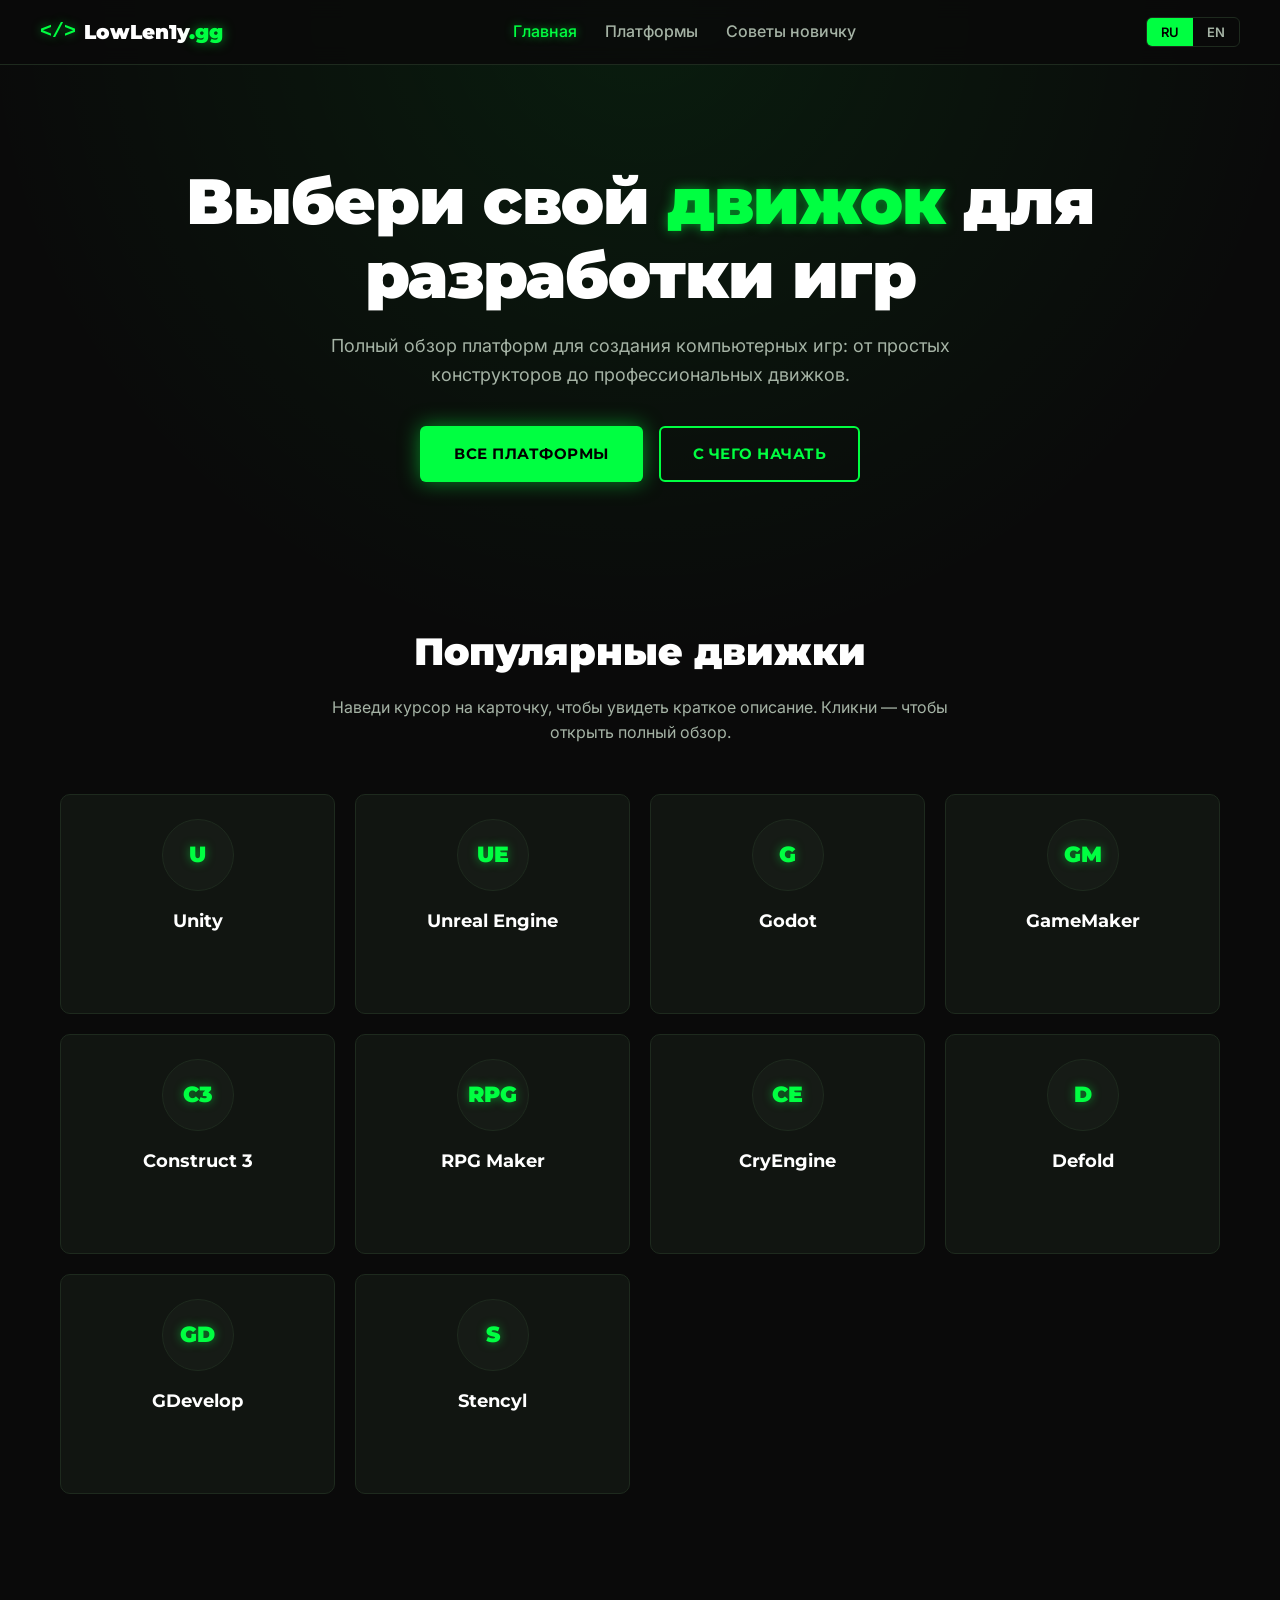
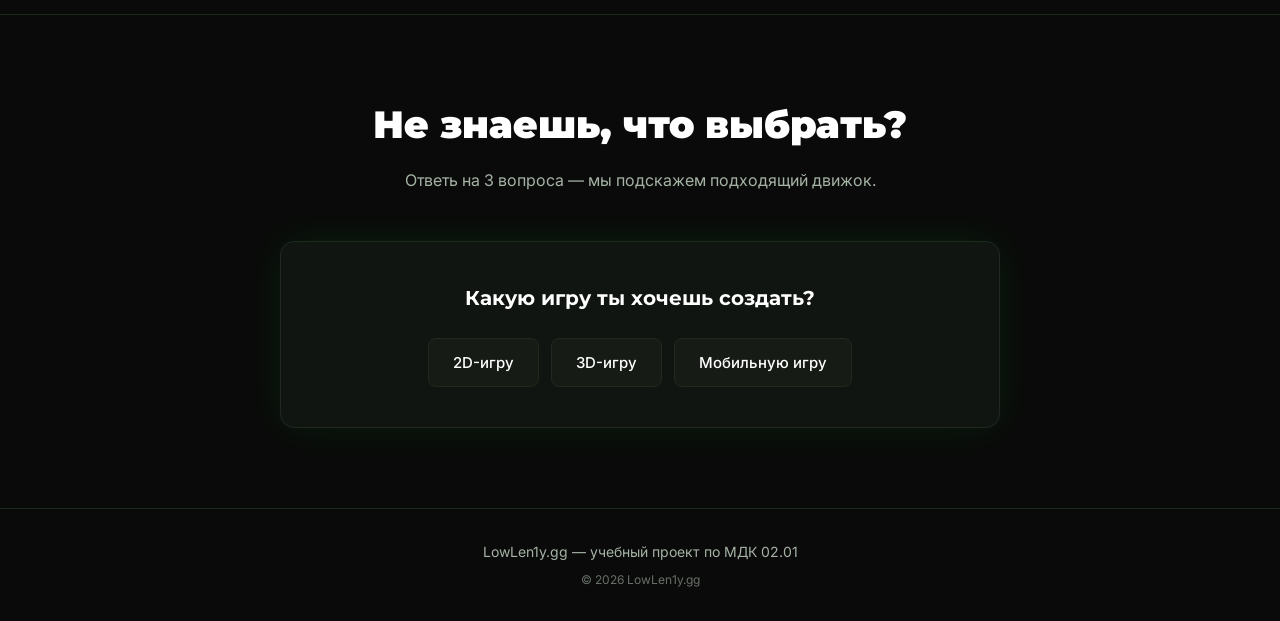
<file: index.html>
<!DOCTYPE html>
<html lang="ru">
<head>
    <meta charset="UTF-8">
    <meta name="viewport" content="width=device-width, initial-scale=1.0">
    <title>LowLen1y.gg — Обзор платформ для разработки игр</title>
    <link rel="stylesheet" href="css/style.css">
    <!-- Шрифты Google Fonts: Montserrat для заголовков, Inter для текста -->
    <link rel="preconnect" href="https://fonts.googleapis.com">
    <link rel="preconnect" href="https://fonts.gstatic.com" crossorigin>
    <link href="https://fonts.googleapis.com/css2?family=Montserrat:wght@700;900&family=Inter:wght@400;500;600&display=swap" rel="stylesheet">
</head>
<body>

<!-- ================= ШАПКА ================= -->
<header class="header">
    <div class="container header__inner">
        <!-- Логотип сайта -->
        <a href="index.html" class="logo">
    <span class="logo__icon">&lt;/&gt;</span>
    <span class="logo__text">LowLen1y<span class="accent">.gg</span></span>
</a>

        <!-- Навигация -->
        <nav class="nav">
            <a href="index.html" class="nav__link nav__link--active" data-i18n="nav.home">Главная</a>
            <a href="platforms.html" class="nav__link" data-i18n="nav.platforms">Платформы</a>
            <a href="tips.html" class="nav__link" data-i18n="nav.tips">Советы новичку</a>
        </nav>

        <!-- Переключатель языка -->
        <div class="lang-switch">
            <button class="lang-btn lang-btn--active" data-lang="ru">RU</button>
            <button class="lang-btn" data-lang="en">EN</button>
        </div>
    </div>
</header>

<!-- ================= ГЛАВНЫЙ ЭКРАН (HERO) ================= -->
<section class="hero">
    <div class="container">
        <h1 class="hero__title">
            <span data-i18n="hero.title1">Выбери свой</span>
            <span class="accent" data-i18n="hero.title2">движок</span>
            <span data-i18n="hero.title3">для разработки игр</span>
        </h1>
        <p class="hero__subtitle" data-i18n="hero.subtitle">
            Полный обзор платформ для создания компьютерных игр: от простых конструкторов до профессиональных движков.
        </p>
        <div class="hero__buttons">
            <a href="platforms.html" class="btn btn--primary" data-i18n="hero.btnPlatforms">Все платформы</a>
            <a href="tips.html" class="btn btn--outline" data-i18n="hero.btnTips">С чего начать</a>
        </div>
    </div>
</section>

<!-- ================= СЕТКА КАРТОЧЕК ДВИЖКОВ ================= -->
<section class="engines">
    <div class="container">
        <h2 class="section-title" data-i18n="engines.title">Популярные движки</h2>
        <p class="section-subtitle" data-i18n="engines.subtitle">
            Наведи курсор на карточку, чтобы увидеть краткое описание. Кликни — чтобы открыть полный обзор.
        </p>

        <!-- Сетка карточек. Каждая карточка ведёт на свою страницу -->
        <div class="engines__grid">

            <!-- Unity -->
            <a href="engines/unity.html" class="card">
                <div class="card__logo">
                    <!-- Логотип-заглушка. Позже заменим на картинку -->
                    <span class="card__logo-letter">U</span>
                </div>
                <h3 class="card__title">Unity</h3>
                <div class="card__hover">
                    <p data-i18n="card.unity">Универсальный движок для 2D и 3D. Язык: C#. Подходит для мобильных и ПК-игр.</p>
                </div>
            </a>

            <!-- Unreal Engine -->
            <a href="engines/unreal.html" class="card">
                <div class="card__logo"><span class="card__logo-letter">UE</span></div>
                <h3 class="card__title">Unreal Engine</h3>
                <div class="card__hover">
                    <p data-i18n="card.unreal">Мощный 3D-движок от Epic Games. Язык: C++ и Blueprints. Для AAA-проектов.</p>
                </div>
            </a>

            <!-- Godot -->
            <a href="engines/godot.html" class="card">
                <div class="card__logo"><span class="card__logo-letter">G</span></div>
                <h3 class="card__title">Godot</h3>
                <div class="card__hover">
                    <p data-i18n="card.godot">Полностью бесплатный движок с открытым кодом. Язык: GDScript. Отлично для новичков.</p>
                </div>
            </a>

            <!-- GameMaker -->
            <a href="engines/gamemaker.html" class="card">
                <div class="card__logo"><span class="card__logo-letter">GM</span></div>
                <h3 class="card__title">GameMaker</h3>
                <div class="card__hover">
                    <p data-i18n="card.gamemaker">Движок для 2D-игр. Язык: GML. Простой старт, подходит для инди-проектов.</p>
                </div>
            </a>

            <!-- Construct 3 -->
            <a href="engines/construct.html" class="card">
                <div class="card__logo"><span class="card__logo-letter">C3</span></div>
                <h3 class="card__title">Construct 3</h3>
                <div class="card__hover">
                    <p data-i18n="card.construct">Визуальный конструктор 2D-игр. Программирование не требуется. Работает в браузере.</p>
                </div>
            </a>

            <!-- RPG Maker -->
            <a href="engines/rpgmaker.html" class="card">
                <div class="card__logo"><span class="card__logo-letter">RPG</span></div>
                <h3 class="card__title">RPG Maker</h3>
                <div class="card__hover">
                    <p data-i18n="card.rpgmaker">Специализированный движок для японских ролевых игр. Минимум программирования.</p>
                </div>
            </a>

            <!-- CryEngine -->
            <a href="engines/cryengine.html" class="card">
                <div class="card__logo"><span class="card__logo-letter">CE</span></div>
                <h3 class="card__title">CryEngine</h3>
                <div class="card__hover">
                    <p data-i18n="card.cryengine">Профессиональный 3D-движок с фотореалистичной графикой. Язык: C++ и Lua.</p>
                </div>
            </a>

            <!-- Defold -->
            <a href="engines/defold.html" class="card">
                <div class="card__logo"><span class="card__logo-letter">D</span></div>
                <h3 class="card__title">Defold</h3>
                <div class="card__hover">
                    <p data-i18n="card.defold">Лёгкий бесплатный движок для 2D. Язык: Lua. Хорошо подходит для мобильных игр.</p>
                </div>
            </a>

            <!-- GDevelop -->
            <a href="engines/gdevelop.html" class="card">
                <div class="card__logo"><span class="card__logo-letter">GD</span></div>
                <h3 class="card__title">GDevelop</h3>
                <div class="card__hover">
                    <p data-i18n="card.gdevelop">Бесплатный конструктор без кода. Идеален для самых первых проектов.</p>
                </div>
            </a>

            <!-- Stencyl -->
            <a href="engines/stencyl.html" class="card">
                <div class="card__logo"><span class="card__logo-letter">S</span></div>
                <h3 class="card__title">Stencyl</h3>
                <div class="card__hover">
                    <p data-i18n="card.stencyl">Визуальная среда для 2D-игр на основе блоков. Лёгкий старт без кода.</p>
                </div>
            </a>

        </div>
    </div>
</section>

<!-- ================= МИНИ-ОПРОСНИК ================= -->
<section class="quiz">
    <div class="container">
        <h2 class="section-title" data-i18n="quiz.title">Не знаешь, что выбрать?</h2>
        <p class="section-subtitle" data-i18n="quiz.subtitle">Ответь на 3 вопроса — мы подскажем подходящий движок.</p>

        <div class="quiz__box">
            <!-- Шаг 1 -->
            <div class="quiz__step" data-step="1">
                <h3 class="quiz__question" data-i18n="quiz.q1">Какую игру ты хочешь создать?</h3>
                <div class="quiz__options">
                    <button class="quiz__option" data-value="2d" data-i18n="quiz.q1.a">2D-игру</button>
                    <button class="quiz__option" data-value="3d" data-i18n="quiz.q1.b">3D-игру</button>
                    <button class="quiz__option" data-value="mobile" data-i18n="quiz.q1.c">Мобильную игру</button>
                </div>
            </div>

            <!-- Шаг 2 -->
            <div class="quiz__step" data-step="2" style="display:none;">
                <h3 class="quiz__question" data-i18n="quiz.q2">Какой у тебя опыт?</h3>
                <div class="quiz__options">
                    <button class="quiz__option" data-value="newbie" data-i18n="quiz.q2.a">Новичок</button>
                    <button class="quiz__option" data-value="mid" data-i18n="quiz.q2.b">Есть небольшой опыт</button>
                    <button class="quiz__option" data-value="pro" data-i18n="quiz.q2.c">Уверенный пользователь</button>
                </div>
            </div>

            <!-- Шаг 3 -->
            <div class="quiz__step" data-step="3" style="display:none;">
                <h3 class="quiz__question" data-i18n="quiz.q3">Готов ли платить за движок?</h3>
                <div class="quiz__options">
                    <button class="quiz__option" data-value="free" data-i18n="quiz.q3.a">Только бесплатное</button>
                    <button class="quiz__option" data-value="paid" data-i18n="quiz.q3.b">Готов платить</button>
                </div>
            </div>

            <!-- Результат -->
            <div class="quiz__result" data-step="result" style="display:none;">
                <h3 class="quiz__question" data-i18n="quiz.result">Тебе подойдёт:</h3>
                <div id="quizResult" class="quiz__result-box"></div>
                <button class="btn btn--outline" id="quizRestart" data-i18n="quiz.restart">Пройти заново</button>
            </div>
        </div>
    </div>
</section>

<!-- ================= ПОДВАЛ ================= -->
<footer class="footer">
    <div class="container">
        <p data-i18n="footer.text">Учебный проект по МДК 02.01 — Технология обработки программного обеспечения</p>
        <p class="footer__small">© 2026 LowLen1y.gg</p>
    </div>
</footer>

<script src="js/lang.js"></script>
<script src="js/main.js"></script>
<script src="js/quiz.js"></script>
</body>
</html>
</file>
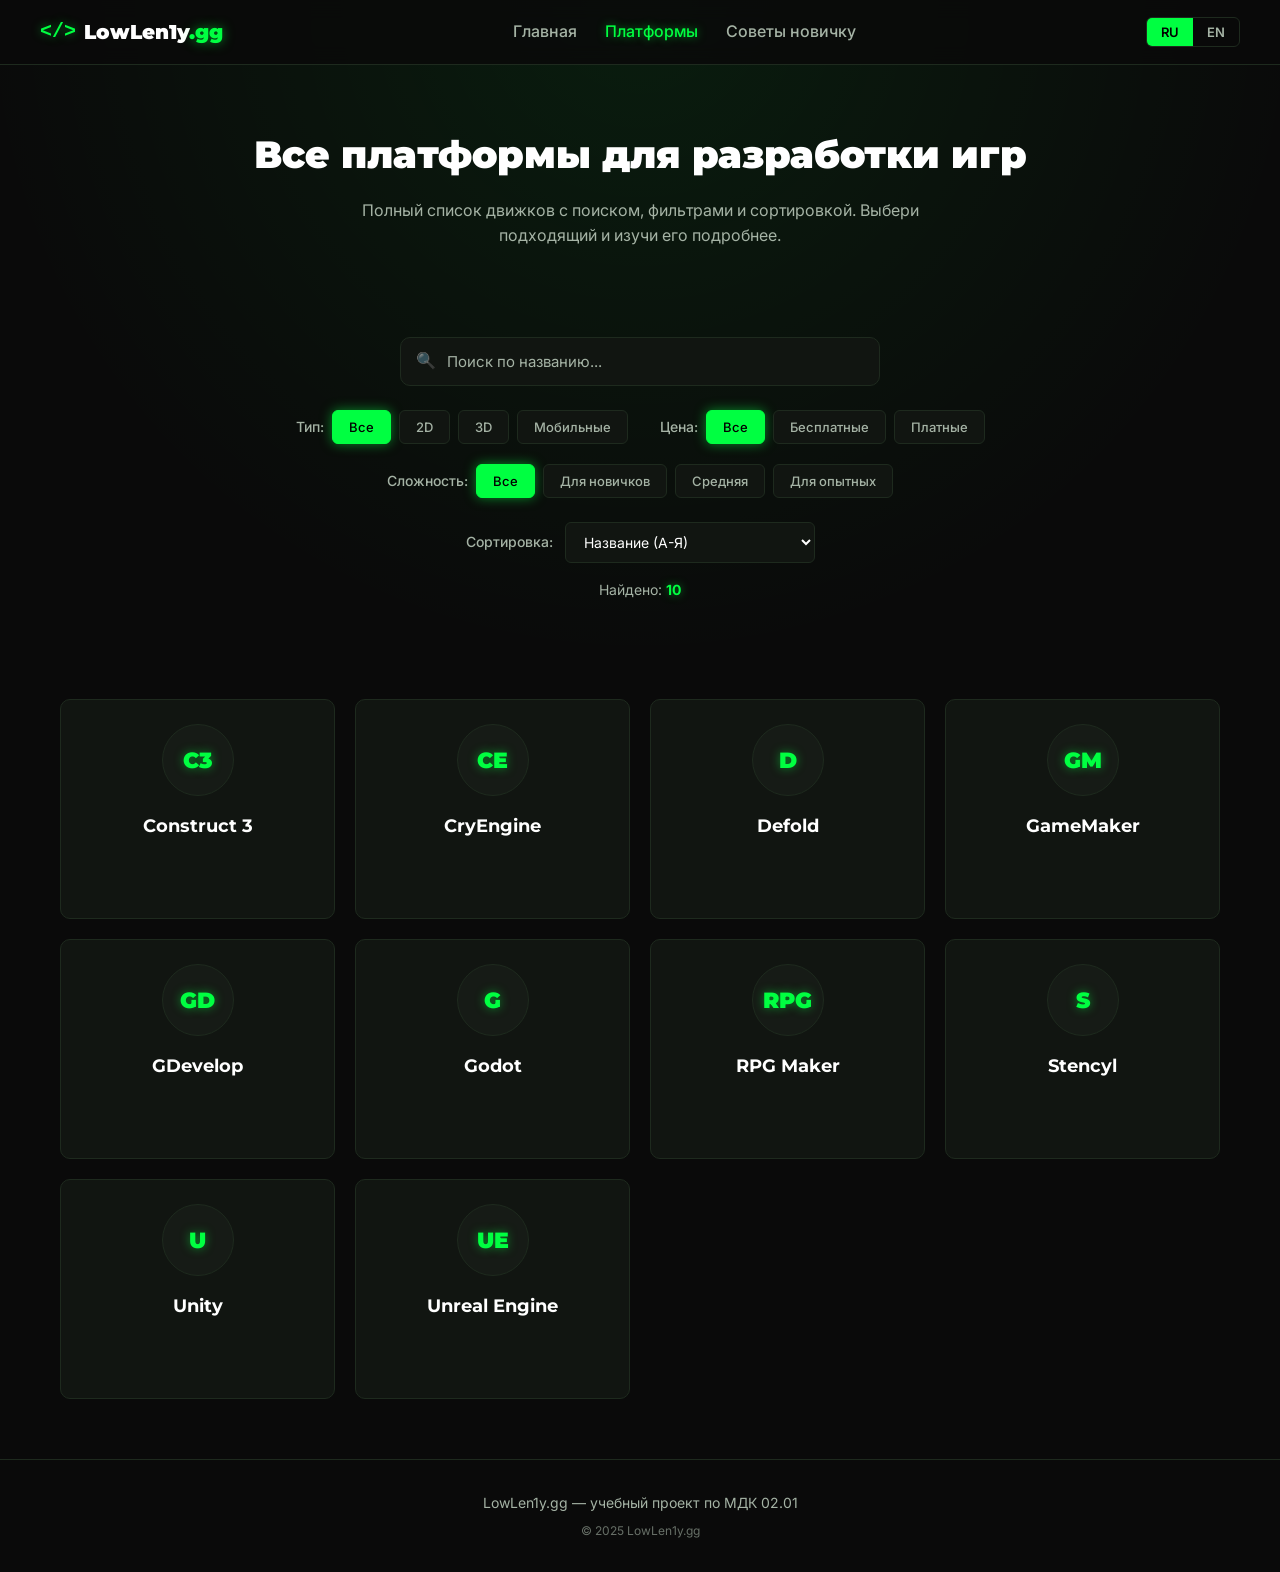
<file: platforms.html>
<!DOCTYPE html>
<html lang="ru">
<head>
    <meta charset="UTF-8">
    <meta name="viewport" content="width=device-width, initial-scale=1.0">
    <title>LowLen1y.gg — Все платформы</title>
    <link rel="stylesheet" href="css/style.css">
    <link rel="preconnect" href="https://fonts.googleapis.com">
    <link rel="preconnect" href="https://fonts.gstatic.com" crossorigin>
    <link href="https://fonts.googleapis.com/css2?family=Montserrat:wght@700;900&family=Inter:wght@400;500;600&display=swap" rel="stylesheet">
</head>
<body>

<!-- ================= ШАПКА ================= -->
<header class="header">
    <div class="container header__inner">
        <a href="index.html" class="logo">
            <span class="logo__icon">&lt;/&gt;</span>
            <span class="logo__text">LowLen1y<span class="accent">.gg</span></span>
        </a>

        <nav class="nav">
            <a href="index.html" class="nav__link" data-i18n="nav.home">Главная</a>
            <a href="platforms.html" class="nav__link nav__link--active" data-i18n="nav.platforms">Платформы</a>
            <a href="tips.html" class="nav__link" data-i18n="nav.tips">Советы новичку</a>
        </nav>

        <div class="lang-switch">
            <button class="lang-btn lang-btn--active" data-lang="ru">RU</button>
            <button class="lang-btn" data-lang="en">EN</button>
        </div>
    </div>
</header>

<!-- ================= ЗАГОЛОВОК КАТАЛОГА ================= -->
<section class="catalog-header">
    <div class="container">
        <h1 class="section-title" data-i18n="catalog.title">Все платформы для разработки игр</h1>
        <p class="section-subtitle" data-i18n="catalog.subtitle">
            Полный список движков с поиском, фильтрами и сортировкой. Выбери подходящий и изучи его подробнее.
        </p>
    </div>
</section>

<!-- ================= ПАНЕЛЬ УПРАВЛЕНИЯ ================= -->
<section class="catalog-controls">
    <div class="container">

        <!-- Поиск -->
        <div class="search-box">
            <span class="search-box__icon">🔍</span>
            <input
                type="text"
                id="searchInput"
                class="search-box__input"
                placeholder="Поиск по названию..."
                data-i18n-placeholder="catalog.search"
            >
        </div>

        <!-- Фильтры -->
        <div class="filters">
            <div class="filters__group">
                <span class="filters__label" data-i18n="catalog.type">Тип:</span>
                <button class="filter-btn filter-btn--active" data-filter="type" data-value="all" data-i18n="catalog.all">Все</button>
                <button class="filter-btn" data-filter="type" data-value="2d">2D</button>
                <button class="filter-btn" data-filter="type" data-value="3d">3D</button>
                <button class="filter-btn" data-filter="type" data-value="mobile" data-i18n="catalog.mobile">Мобильные</button>
            </div>

            <div class="filters__group">
                <span class="filters__label" data-i18n="catalog.price">Цена:</span>
                <button class="filter-btn filter-btn--active" data-filter="price" data-value="all" data-i18n="catalog.all">Все</button>
                <button class="filter-btn" data-filter="price" data-value="free" data-i18n="catalog.free">Бесплатные</button>
                <button class="filter-btn" data-filter="price" data-value="paid" data-i18n="catalog.paid">Платные</button>
            </div>

            <div class="filters__group">
                <span class="filters__label" data-i18n="catalog.difficulty">Сложность:</span>
                <button class="filter-btn filter-btn--active" data-filter="difficulty" data-value="all" data-i18n="catalog.all">Все</button>
                <button class="filter-btn" data-filter="difficulty" data-value="easy" data-i18n="catalog.easy">Для новичков</button>
                <button class="filter-btn" data-filter="difficulty" data-value="medium" data-i18n="catalog.medium">Средняя</button>
                <button class="filter-btn" data-filter="difficulty" data-value="hard" data-i18n="catalog.hard">Для опытных</button>
            </div>
        </div>

        <!-- Сортировка -->
        <div class="sort-box">
            <label for="sortSelect" class="sort-box__label" data-i18n="catalog.sort">Сортировка:</label>
            <select id="sortSelect" class="sort-box__select">
                <option value="name-asc" data-i18n="catalog.sortNameAsc">Название (А-Я)</option>
                <option value="name-desc" data-i18n="catalog.sortNameDesc">Название (Я-А)</option>
                <option value="difficulty-asc" data-i18n="catalog.sortDiffAsc">Сложность (легко → сложно)</option>
                <option value="difficulty-desc" data-i18n="catalog.sortDiffDesc">Сложность (сложно → легко)</option>
            </select>
        </div>

        <!-- Счётчик найденных карточек -->
        <p class="catalog-counter">
            <span data-i18n="catalog.found">Найдено:</span>
            <span id="resultCount">10</span>
        </p>

    </div>
</section>

<!-- ================= СЕТКА КАРТОЧЕК ================= -->
<section class="engines">
    <div class="container">
        <div class="engines__grid" id="enginesGrid">

            <!-- Unity -->
            <a href="engines/unity.html" class="card"
               data-name="Unity"
               data-type="2d 3d mobile"
               data-price="free paid"
               data-difficulty="medium">
                <div class="card__logo"><span class="card__logo-letter">U</span></div>
                <h3 class="card__title">Unity</h3>
                <div class="card__hover">
                    <p data-i18n="card.unity">Универсальный движок для 2D и 3D. Язык: C#. Подходит для мобильных и ПК-игр.</p>
                </div>
            </a>

            <!-- Unreal Engine -->
            <a href="engines/unreal.html" class="card"
               data-name="Unreal Engine"
               data-type="3d"
               data-price="free paid"
               data-difficulty="hard">
                <div class="card__logo"><span class="card__logo-letter">UE</span></div>
                <h3 class="card__title">Unreal Engine</h3>
                <div class="card__hover">
                    <p data-i18n="card.unreal">Мощный 3D-движок от Epic Games. Язык: C++ и Blueprints. Для AAA-проектов.</p>
                </div>
            </a>

            <!-- Godot -->
            <a href="engines/godot.html" class="card"
               data-name="Godot"
               data-type="2d 3d"
               data-price="free"
               data-difficulty="easy">
                <div class="card__logo"><span class="card__logo-letter">G</span></div>
                <h3 class="card__title">Godot</h3>
                <div class="card__hover">
                    <p data-i18n="card.godot">Полностью бесплатный движок с открытым кодом. Язык: GDScript. Отлично для новичков.</p>
                </div>
            </a>

            <!-- GameMaker -->
            <a href="engines/gamemaker.html" class="card"
               data-name="GameMaker"
               data-type="2d"
               data-price="paid"
               data-difficulty="easy">
                <div class="card__logo"><span class="card__logo-letter">GM</span></div>
                <h3 class="card__title">GameMaker</h3>
                <div class="card__hover">
                    <p data-i18n="card.gamemaker">Движок для 2D-игр. Язык: GML. Простой старт, подходит для инди-проектов.</p>
                </div>
            </a>

            <!-- Construct 3 -->
            <a href="engines/construct.html" class="card"
               data-name="Construct 3"
               data-type="2d"
               data-price="free paid"
               data-difficulty="easy">
                <div class="card__logo"><span class="card__logo-letter">C3</span></div>
                <h3 class="card__title">Construct 3</h3>
                <div class="card__hover">
                    <p data-i18n="card.construct">Визуальный конструктор 2D-игр. Программирование не требуется. Работает в браузере.</p>
                </div>
            </a>

            <!-- RPG Maker -->
            <a href="engines/rpgmaker.html" class="card"
               data-name="RPG Maker"
               data-type="2d"
               data-price="paid"
               data-difficulty="easy">
                <div class="card__logo"><span class="card__logo-letter">RPG</span></div>
                <h3 class="card__title">RPG Maker</h3>
                <div class="card__hover">
                    <p data-i18n="card.rpgmaker">Специализированный движок для японских ролевых игр. Минимум программирования.</p>
                </div>
            </a>

            <!-- CryEngine -->
            <a href="engines/cryengine.html" class="card"
               data-name="CryEngine"
               data-type="3d"
               data-price="paid"
               data-difficulty="hard">
                <div class="card__logo"><span class="card__logo-letter">CE</span></div>
                <h3 class="card__title">CryEngine</h3>
                <div class="card__hover">
                    <p data-i18n="card.cryengine">Профессиональный 3D-движок с фотореалистичной графикой. Язык: C++ и Lua.</p>
                </div>
            </a>

            <!-- Defold -->
            <a href="engines/defold.html" class="card"
               data-name="Defold"
               data-type="2d mobile"
               data-price="free"
               data-difficulty="medium">
                <div class="card__logo"><span class="card__logo-letter">D</span></div>
                <h3 class="card__title">Defold</h3>
                <div class="card__hover">
                    <p data-i18n="card.defold">Лёгкий бесплатный движок для 2D. Язык: Lua. Хорошо подходит для мобильных игр.</p>
                </div>
            </a>

            <!-- GDevelop -->
            <a href="engines/gdevelop.html" class="card"
               data-name="GDevelop"
               data-type="2d mobile"
               data-price="free"
               data-difficulty="easy">
                <div class="card__logo"><span class="card__logo-letter">GD</span></div>
                <h3 class="card__title">GDevelop</h3>
                <div class="card__hover">
                    <p data-i18n="card.gdevelop">Бесплатный конструктор без кода. Идеален для самых первых проектов.</p>
                </div>
            </a>

            <!-- Stencyl -->
            <a href="engines/stencyl.html" class="card"
               data-name="Stencyl"
               data-type="2d mobile"
               data-price="free paid"
               data-difficulty="easy">
                <div class="card__logo"><span class="card__logo-letter">S</span></div>
                <h3 class="card__title">Stencyl</h3>
                <div class="card__hover">
                    <p data-i18n="card.stencyl">Визуальная среда для 2D-игр на основе блоков. Лёгкий старт без кода.</p>
                </div>
            </a>

        </div>

        <!-- Сообщение, если ничего не найдено -->
        <p id="noResults" class="catalog-empty" style="display:none;" data-i18n="catalog.empty">
            Ничего не найдено. Попробуй изменить фильтры.
        </p>
    </div>
</section>

<!-- ================= ПОДВАЛ ================= -->
<footer class="footer">
    <div class="container">
        <p data-i18n="footer.text">LowLen1y.gg — учебный проект по МДК 02.01</p>
        <p class="footer__small">© 2025 LowLen1y.gg</p>
    </div>
</footer>

<script src="js/lang.js"></script>
<script src="js/main.js"></script>
<script src="js/filter.js"></script>
</body>
</html>
</file>
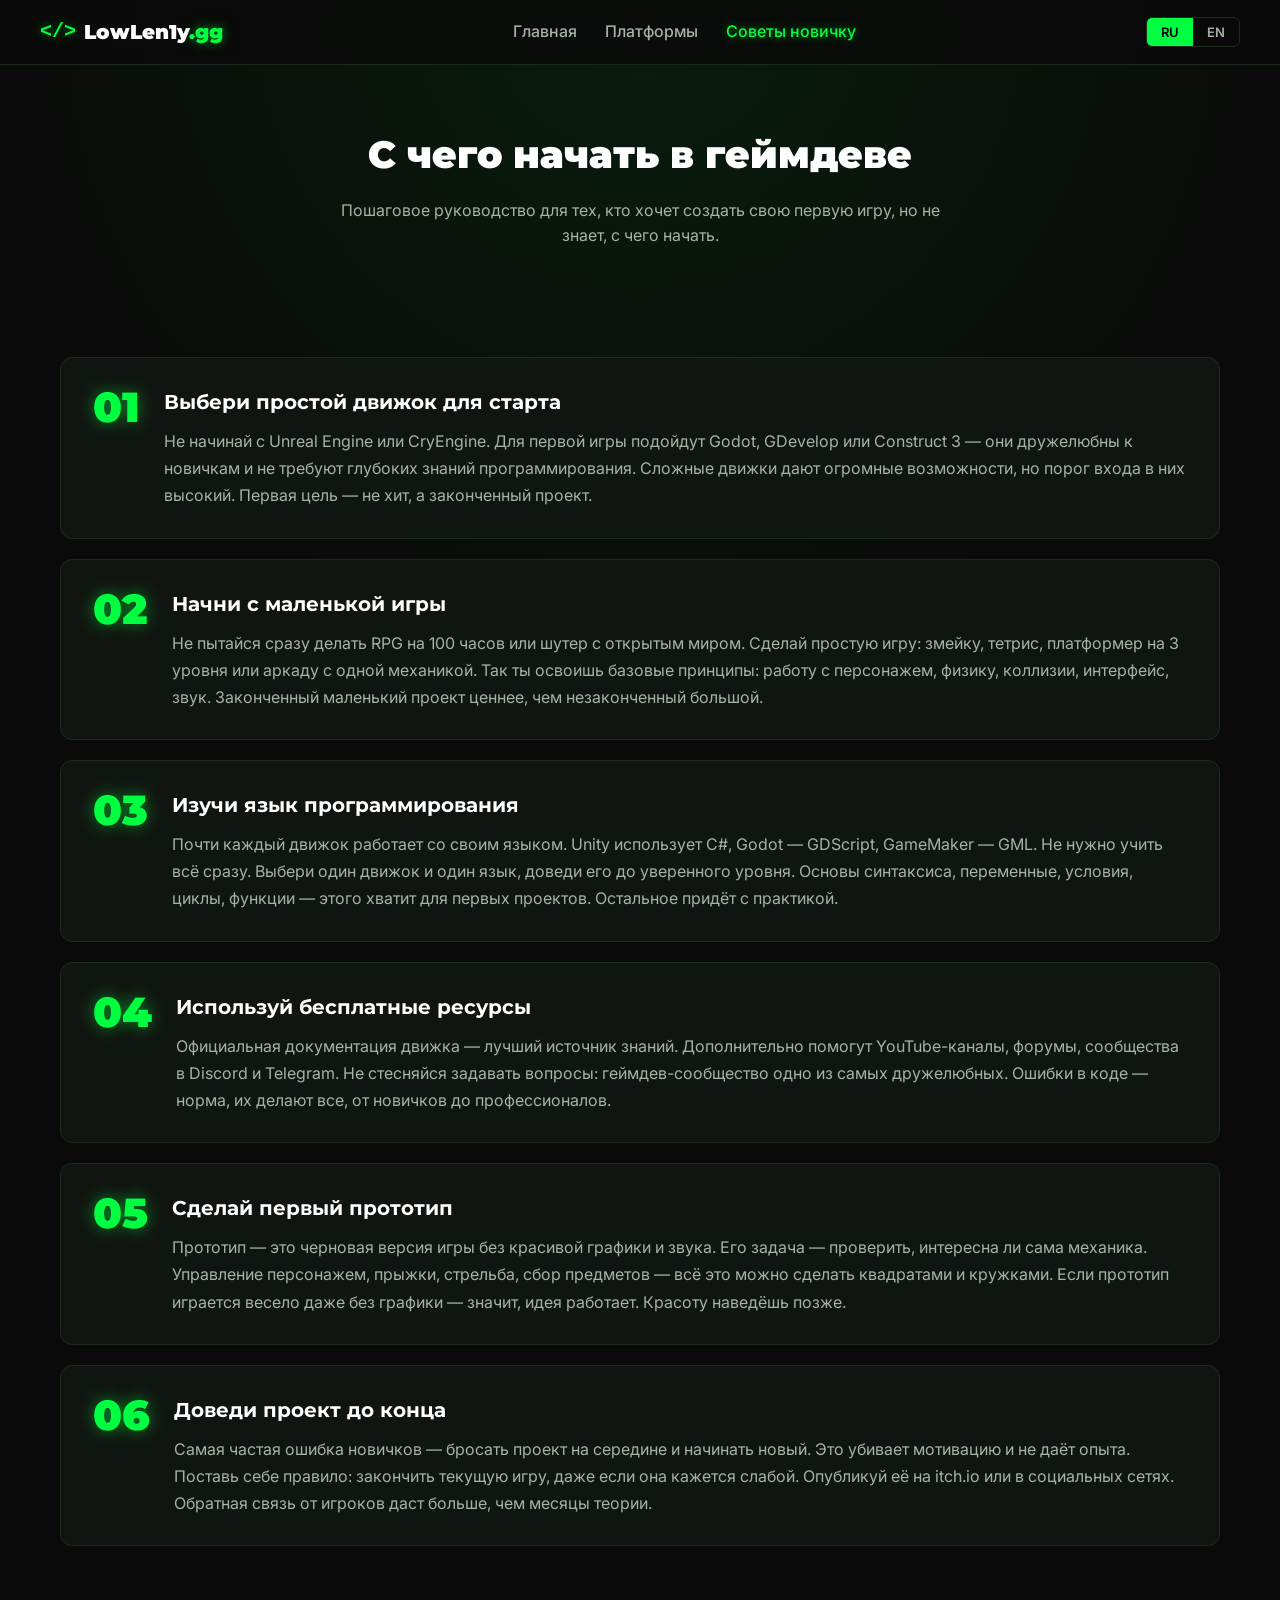
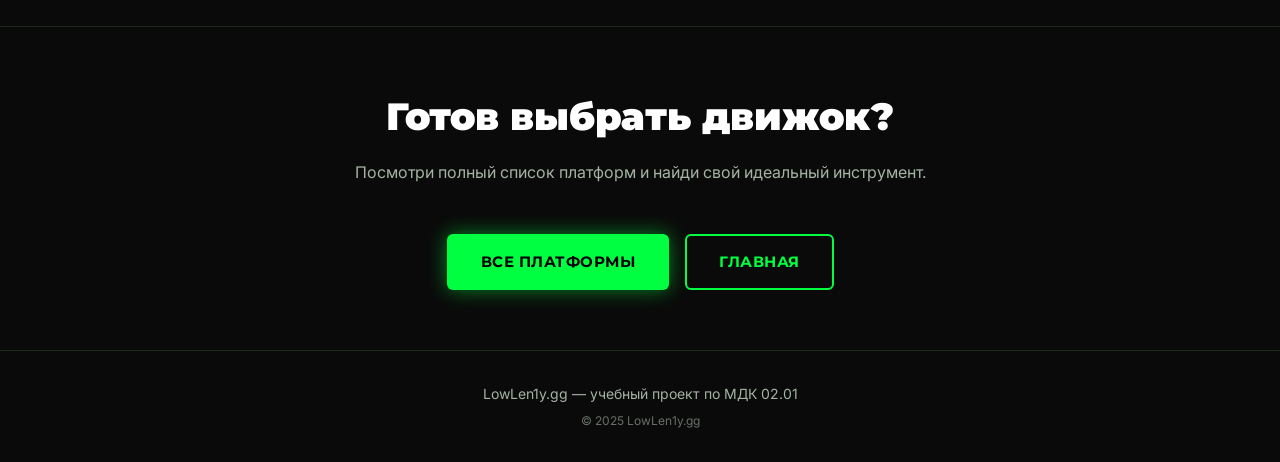
<file: tips.html>
<!DOCTYPE html>
<html lang="ru">
<head>
    <meta charset="UTF-8">
    <meta name="viewport" content="width=device-width, initial-scale=1.0">
    <title>LowLen1y.gg — Советы новичку</title>
    <link rel="stylesheet" href="css/style.css">
    <link rel="preconnect" href="https://fonts.googleapis.com">
    <link rel="preconnect" href="https://fonts.gstatic.com" crossorigin>
    <link href="https://fonts.googleapis.com/css2?family=Montserrat:wght@700;900&family=Inter:wght@400;500;600&display=swap" rel="stylesheet">
</head>
<body>

<!-- ================= ШАПКА ================= -->
<header class="header">
    <div class="container header__inner">
        <a href="index.html" class="logo">
            <span class="logo__icon">&lt;/&gt;</span>
            <span class="logo__text">LowLen1y<span class="accent">.gg</span></span>
        </a>

        <nav class="nav">
            <a href="index.html" class="nav__link" data-i18n="nav.home">Главная</a>
            <a href="platforms.html" class="nav__link" data-i18n="nav.platforms">Платформы</a>
            <a href="tips.html" class="nav__link nav__link--active" data-i18n="nav.tips">Советы новичку</a>
        </nav>

        <div class="lang-switch">
            <button class="lang-btn lang-btn--active" data-lang="ru">RU</button>
            <button class="lang-btn" data-lang="en">EN</button>
        </div>
    </div>
</header>

<!-- ================= ЗАГОЛОВОК ================= -->
<section class="catalog-header">
    <div class="container">
        <h1 class="section-title" data-i18n="tips.title">С чего начать в геймдеве</h1>
        <p class="section-subtitle" data-i18n="tips.subtitle">
            Пошаговое руководство для тех, кто хочет создать свою первую игру, но не знает, с чего начать.
        </p>
    </div>
</section>

<!-- ================= СОВЕТЫ ================= -->
<section class="tips">
    <div class="container">

        <!-- Совет 1 -->
        <article class="tip">
            <div class="tip__number">01</div>
            <div class="tip__content">
                <h2 class="tip__title" data-i18n="tips.1.title">Выбери простой движок для старта</h2>
                <p class="tip__text" data-i18n="tips.1.text">
                    Не начинай с Unreal Engine или CryEngine. Для первой игры подойдут Godot, GDevelop или Construct 3 — они дружелюбны к новичкам и не требуют глубоких знаний программирования. Сложные движки дают огромные возможности, но порог входа в них высокий. Первая цель — не хит, а законченный проект.
                </p>
            </div>
        </article>

        <!-- Совет 2 -->
        <article class="tip">
            <div class="tip__number">02</div>
            <div class="tip__content">
                <h2 class="tip__title" data-i18n="tips.2.title">Начни с маленькой игры</h2>
                <p class="tip__text" data-i18n="tips.2.text">
                    Не пытайся сразу делать RPG на 100 часов или шутер с открытым миром. Сделай простую игру: змейку, тетрис, платформер на 3 уровня или аркаду с одной механикой. Так ты освоишь базовые принципы: работу с персонажем, физику, коллизии, интерфейс, звук. Законченный маленький проект ценнее, чем незаконченный большой.
                </p>
            </div>
        </article>

        <!-- Совет 3 -->
        <article class="tip">
            <div class="tip__number">03</div>
            <div class="tip__content">
                <h2 class="tip__title" data-i18n="tips.3.title">Изучи язык программирования</h2>
                <p class="tip__text" data-i18n="tips.3.text">
                    Почти каждый движок работает со своим языком. Unity использует C#, Godot — GDScript, GameMaker — GML. Не нужно учить всё сразу. Выбери один движок и один язык, доведи его до уверенного уровня. Основы синтаксиса, переменные, условия, циклы, функции — этого хватит для первых проектов. Остальное придёт с практикой.
                </p>
            </div>
        </article>

        <!-- Совет 4 -->
        <article class="tip">
            <div class="tip__number">04</div>
            <div class="tip__content">
                <h2 class="tip__title" data-i18n="tips.4.title">Используй бесплатные ресурсы</h2>
                <p class="tip__text" data-i18n="tips.4.text">
                    Официальная документация движка — лучший источник знаний. Дополнительно помогут YouTube-каналы, форумы, сообщества в Discord и Telegram. Не стесняйся задавать вопросы: геймдев-сообщество одно из самых дружелюбных. Ошибки в коде — норма, их делают все, от новичков до профессионалов.
                </p>
            </div>
        </article>

        <!-- Совет 5 -->
        <article class="tip">
            <div class="tip__number">05</div>
            <div class="tip__content">
                <h2 class="tip__title" data-i18n="tips.5.title">Сделай первый прототип</h2>
                <p class="tip__text" data-i18n="tips.5.text">
                    Прототип — это черновая версия игры без красивой графики и звука. Его задача — проверить, интересна ли сама механика. Управление персонажем, прыжки, стрельба, сбор предметов — всё это можно сделать квадратами и кружками. Если прототип играется весело даже без графики — значит, идея работает. Красоту наведёшь позже.
                </p>
            </div>
        </article>

        <!-- Совет 6 -->
        <article class="tip">
            <div class="tip__number">06</div>
            <div class="tip__content">
                <h2 class="tip__title" data-i18n="tips.6.title">Доведи проект до конца</h2>
                <p class="tip__text" data-i18n="tips.6.text">
                    Самая частая ошибка новичков — бросать проект на середине и начинать новый. Это убивает мотивацию и не даёт опыта. Поставь себе правило: закончить текущую игру, даже если она кажется слабой. Опубликуй её на itch.io или в социальных сетях. Обратная связь от игроков даст больше, чем месяцы теории.
                </p>
            </div>
        </article>

    </div>
</section>

<!-- ================= CTA ================= -->
<section class="cta">
    <div class="container">
        <h2 class="section-title" data-i18n="tips.cta.title">Готов выбрать движок?</h2>
        <p class="section-subtitle" data-i18n="tips.cta.subtitle">Посмотри полный список платформ и найди свой идеальный инструмент.</p>
        <div class="hero__buttons">
            <a href="platforms.html" class="btn btn--primary" data-i18n="hero.btnPlatforms">Все платформы</a>
            <a href="index.html" class="btn btn--outline" data-i18n="nav.home">Главная</a>
        </div>
    </div>
</section>

<!-- ================= ПОДВАЛ ================= -->
<footer class="footer">
    <div class="container">
        <p data-i18n="footer.text">LowLen1y.gg — учебный проект по МДК 02.01</p>
        <p class="footer__small">© 2025 LowLen1y.gg</p>
    </div>
</footer>

<script src="js/lang.js"></script>
<script src="js/main.js"></script>
</body>
</html>
</file>
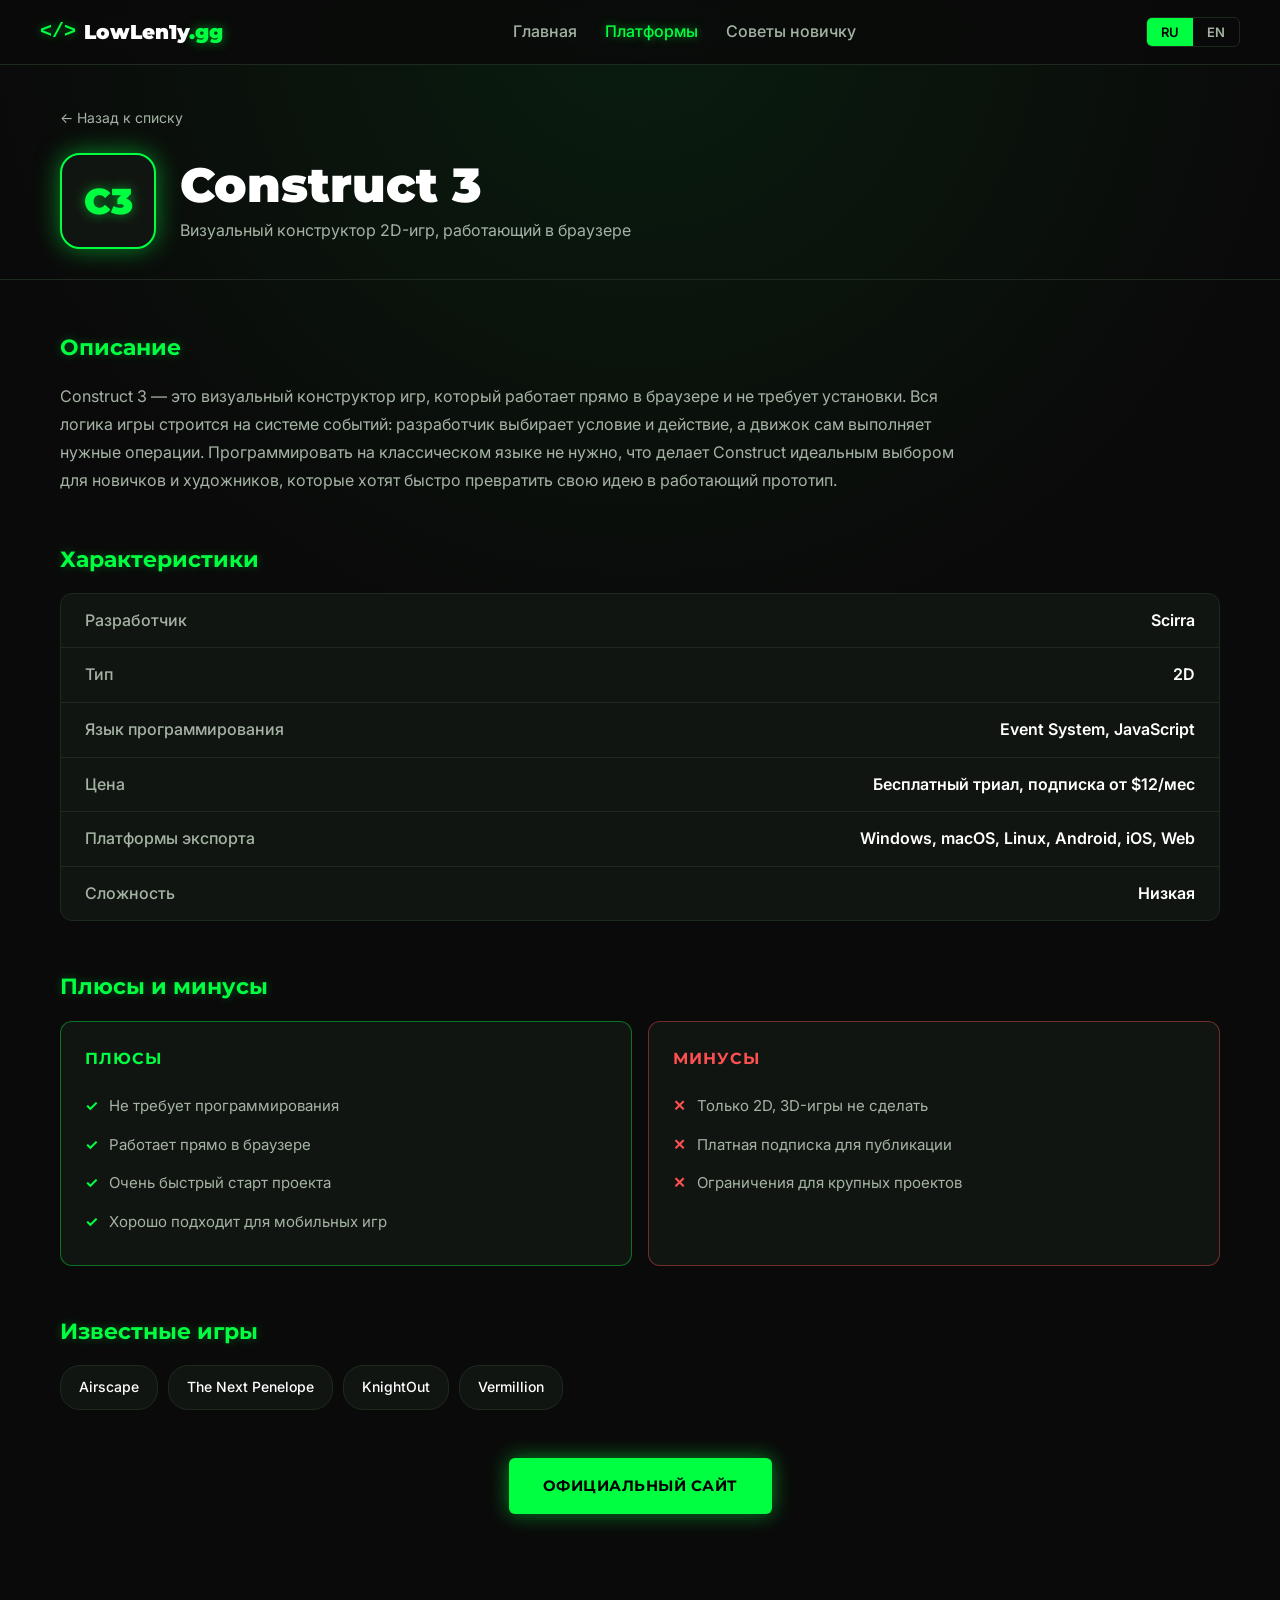
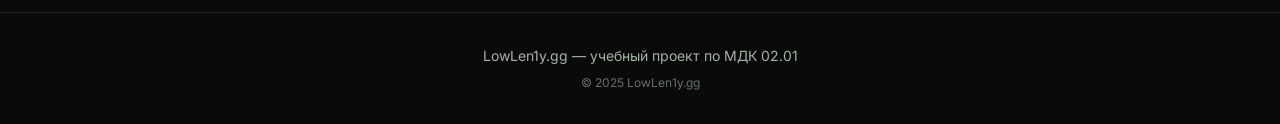
<file: engines/construct.html>
<!DOCTYPE html>
<html lang="ru">
<head>
    <meta charset="UTF-8">
    <meta name="viewport" content="width=device-width, initial-scale=1.0">
    <title>LowLen1y.gg — Construct 3</title>
    <link rel="stylesheet" href="../css/style.css">
    <link rel="preconnect" href="https://fonts.googleapis.com">
    <link rel="preconnect" href="https://fonts.gstatic.com" crossorigin>
    <link href="https://fonts.googleapis.com/css2?family=Montserrat:wght@700;900&family=Inter:wght@400;500;600&display=swap" rel="stylesheet">
</head>
<body>

<header class="header">
    <div class="container header__inner">
        <a href="../index.html" class="logo">
            <span class="logo__icon">&lt;/&gt;</span>
            <span class="logo__text">LowLen1y<span class="accent">.gg</span></span>
        </a>
        <nav class="nav">
            <a href="../index.html" class="nav__link" data-i18n="nav.home">Главная</a>
            <a href="../platforms.html" class="nav__link nav__link--active" data-i18n="nav.platforms">Платформы</a>
            <a href="../tips.html" class="nav__link" data-i18n="nav.tips">Советы новичку</a>
        </nav>
        <div class="lang-switch">
            <button class="lang-btn lang-btn--active" data-lang="ru">RU</button>
            <button class="lang-btn" data-lang="en">EN</button>
        </div>
    </div>
</header>

<section class="engine-hero">
    <div class="container">
        <a href="../platforms.html" class="back-link" data-i18n="engine.back">← Назад к списку</a>
        <div class="engine-hero__inner">
            <div class="engine-hero__logo"><span>C3</span></div>
            <div>
                <h1 class="engine-hero__title">Construct 3</h1>
                <p class="engine-hero__subtitle" data-i18n="construct.subtitle">Визуальный конструктор 2D-игр, работающий в браузере</p>
            </div>
        </div>
    </div>
</section>

<section class="engine-content">
    <div class="container">

        <div class="engine-block">
            <h2 class="engine-block__title" data-i18n="engine.about">Описание</h2>
            <p class="engine-block__text" data-i18n="construct.about">
                Construct 3 — это визуальный конструктор игр, который работает прямо в браузере и не требует установки. Вся логика игры строится на системе событий: разработчик выбирает условие и действие, а движок сам выполняет нужные операции. Программировать на классическом языке не нужно, что делает Construct идеальным выбором для новичков и художников, которые хотят быстро превратить свою идею в работающий прототип.
            </p>
        </div>

        <div class="engine-block">
            <h2 class="engine-block__title" data-i18n="engine.specs">Характеристики</h2>
            <div class="specs">
                <div class="specs__row">
                    <span class="specs__key" data-i18n="engine.developer">Разработчик</span>
                    <span class="specs__value">Scirra</span>
                </div>
                <div class="specs__row">
                    <span class="specs__key" data-i18n="engine.type">Тип</span>
                    <span class="specs__value">2D</span>
                </div>
                <div class="specs__row">
                    <span class="specs__key" data-i18n="engine.language">Язык программирования</span>
                    <span class="specs__value">Event System, JavaScript</span>
                </div>
                <div class="specs__row">
                    <span class="specs__key" data-i18n="engine.price">Цена</span>
                    <span class="specs__value" data-i18n="construct.price">Бесплатный триал, подписка от $12/мес</span>
                </div>
                <div class="specs__row">
                    <span class="specs__key" data-i18n="engine.platforms">Платформы экспорта</span>
                    <span class="specs__value">Windows, macOS, Linux, Android, iOS, Web</span>
                </div>
                <div class="specs__row">
                    <span class="specs__key" data-i18n="engine.difficulty">Сложность</span>
                    <span class="specs__value" data-i18n="engine.diffEasy">Низкая</span>
                </div>
            </div>
        </div>

        <div class="engine-block">
            <h2 class="engine-block__title" data-i18n="engine.proscons">Плюсы и минусы</h2>
            <div class="proscons">
                <div class="proscons__col proscons__col--pros">
                    <h3 data-i18n="engine.pros">Плюсы</h3>
                    <ul>
                        <li data-i18n="construct.pro.1">Не требует программирования</li>
                        <li data-i18n="construct.pro.2">Работает прямо в браузере</li>
                        <li data-i18n="construct.pro.3">Очень быстрый старт проекта</li>
                        <li data-i18n="construct.pro.4">Хорошо подходит для мобильных игр</li>
                    </ul>
                </div>
                <div class="proscons__col proscons__col--cons">
                    <h3 data-i18n="engine.cons">Минусы</h3>
                    <ul>
                        <li data-i18n="construct.con.1">Только 2D, 3D-игры не сделать</li>
                        <li data-i18n="construct.con.2">Платная подписка для публикации</li>
                        <li data-i18n="construct.con.3">Ограничения для крупных проектов</li>
                    </ul>
                </div>
            </div>
        </div>

        <div class="engine-block">
            <h2 class="engine-block__title" data-i18n="engine.games">Известные игры</h2>
            <div class="games-list">
                <span class="game-tag">Airscape</span>
                <span class="game-tag">The Next Penelope</span>
                <span class="game-tag">KnightOut</span>
                <span class="game-tag">Vermillion</span>
            </div>
        </div>

        <div class="engine-block engine-block--center">
            <a href="https://www.construct.net" target="_blank" rel="noopener" class="btn btn--primary" data-i18n="engine.official">Официальный сайт</a>
        </div>

    </div>
</section>

<footer class="footer">
    <div class="container">
        <p data-i18n="footer.text">LowLen1y.gg — учебный проект по МДК 02.01</p>
        <p class="footer__small">© 2025 LowLen1y.gg</p>
    </div>
</footer>

<script src="../js/lang.js"></script>
<script src="../js/main.js"></script>
</body>
</html>
</file>
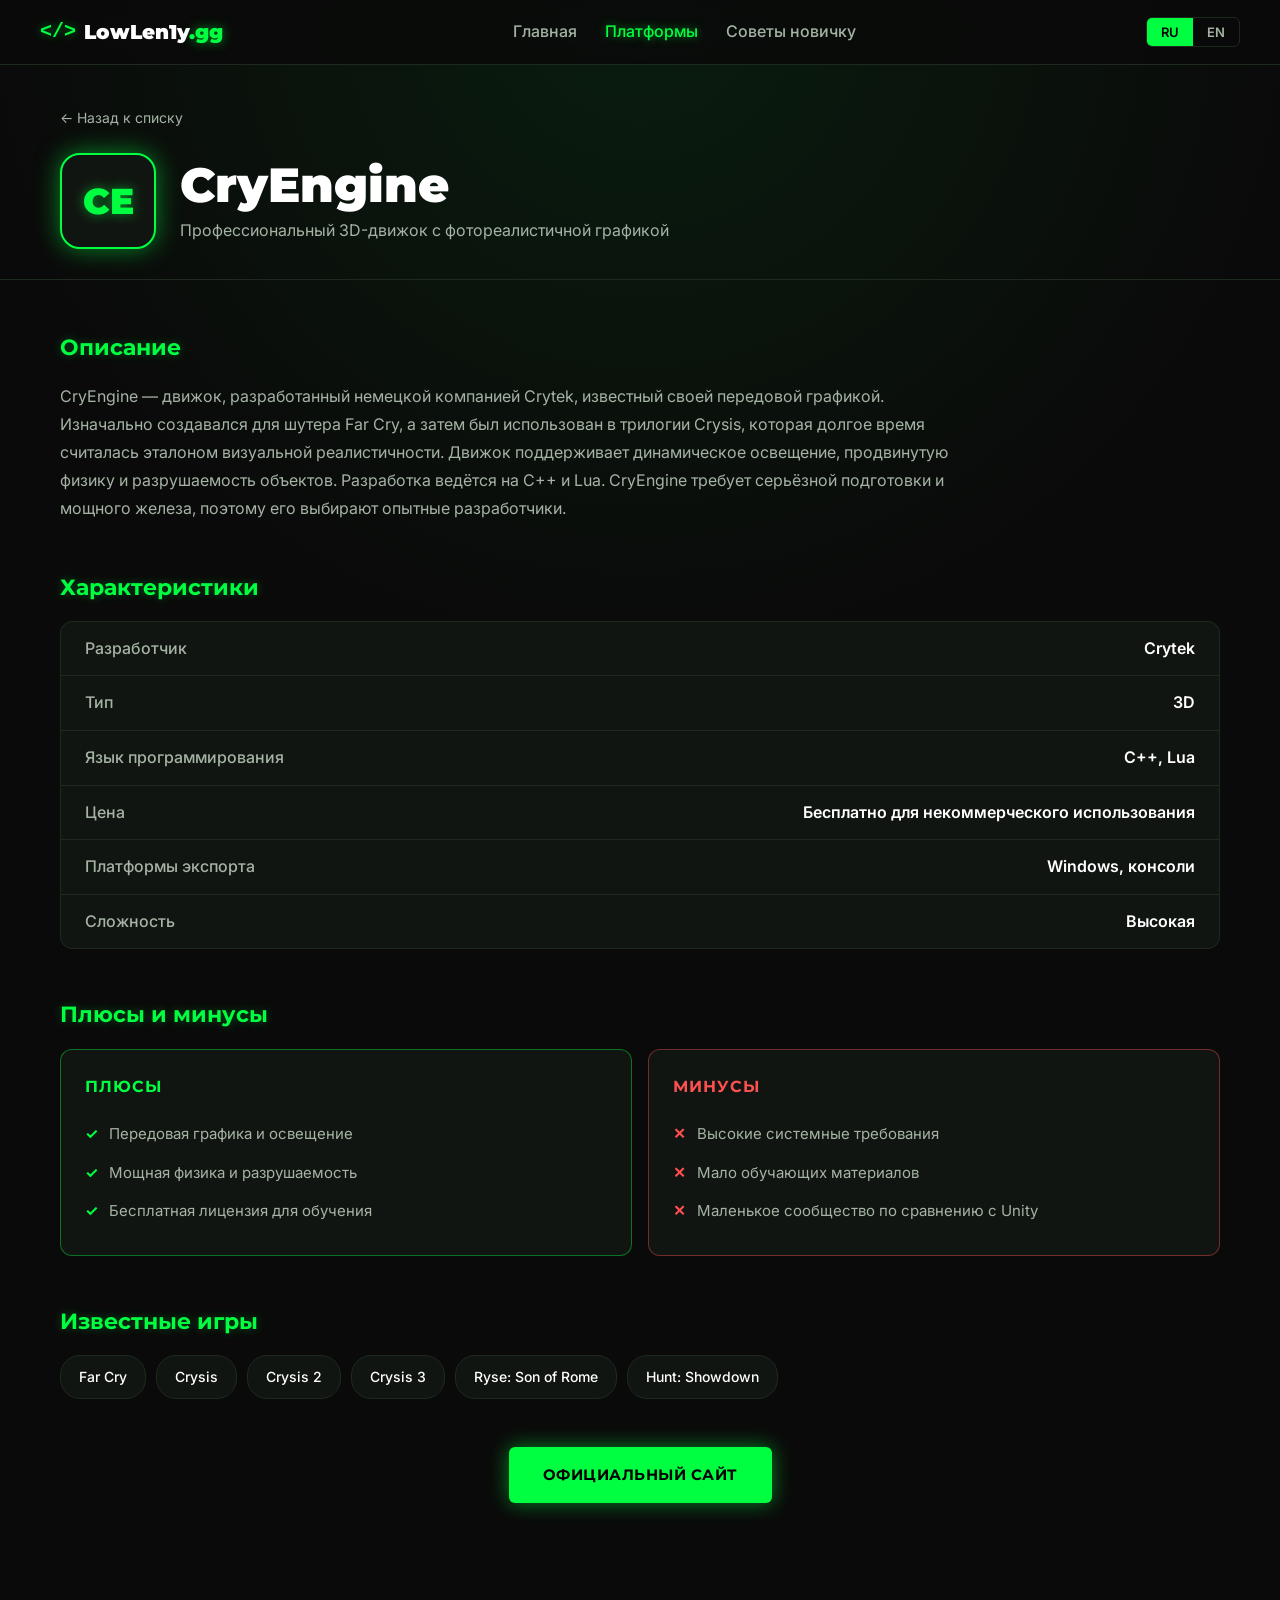
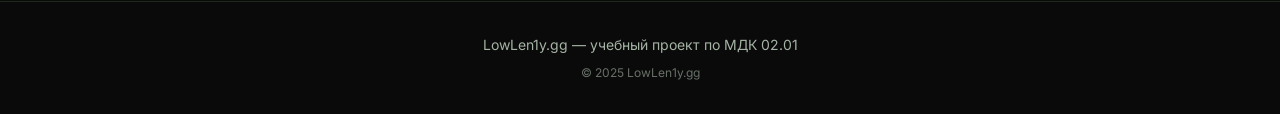
<file: engines/cryengine.html>
<!DOCTYPE html>
<html lang="ru">
<head>
    <meta charset="UTF-8">
    <meta name="viewport" content="width=device-width, initial-scale=1.0">
    <title>LowLen1y.gg — CryEngine</title>
    <link rel="stylesheet" href="../css/style.css">
    <link rel="preconnect" href="https://fonts.googleapis.com">
    <link rel="preconnect" href="https://fonts.gstatic.com" crossorigin>
    <link href="https://fonts.googleapis.com/css2?family=Montserrat:wght@700;900&family=Inter:wght@400;500;600&display=swap" rel="stylesheet">
</head>
<body>

<header class="header">
    <div class="container header__inner">
        <a href="../index.html" class="logo">
            <span class="logo__icon">&lt;/&gt;</span>
            <span class="logo__text">LowLen1y<span class="accent">.gg</span></span>
        </a>
        <nav class="nav">
            <a href="../index.html" class="nav__link" data-i18n="nav.home">Главная</a>
            <a href="../platforms.html" class="nav__link nav__link--active" data-i18n="nav.platforms">Платформы</a>
            <a href="../tips.html" class="nav__link" data-i18n="nav.tips">Советы новичку</a>
        </nav>
        <div class="lang-switch">
            <button class="lang-btn lang-btn--active" data-lang="ru">RU</button>
            <button class="lang-btn" data-lang="en">EN</button>
        </div>
    </div>
</header>

<section class="engine-hero">
    <div class="container">
        <a href="../platforms.html" class="back-link" data-i18n="engine.back">← Назад к списку</a>
        <div class="engine-hero__inner">
            <div class="engine-hero__logo"><span>CE</span></div>
            <div>
                <h1 class="engine-hero__title">CryEngine</h1>
                <p class="engine-hero__subtitle" data-i18n="cryengine.subtitle">Профессиональный 3D-движок с фотореалистичной графикой</p>
            </div>
        </div>
    </div>
</section>

<section class="engine-content">
    <div class="container">

        <div class="engine-block">
            <h2 class="engine-block__title" data-i18n="engine.about">Описание</h2>
            <p class="engine-block__text" data-i18n="cryengine.about">
                CryEngine — движок, разработанный немецкой компанией Crytek, известный своей передовой графикой. Изначально создавался для шутера Far Cry, а затем был использован в трилогии Crysis, которая долгое время считалась эталоном визуальной реалистичности. Движок поддерживает динамическое освещение, продвинутую физику и разрушаемость объектов. Разработка ведётся на C++ и Lua. CryEngine требует серьёзной подготовки и мощного железа, поэтому его выбирают опытные разработчики.
            </p>
        </div>

        <div class="engine-block">
            <h2 class="engine-block__title" data-i18n="engine.specs">Характеристики</h2>
            <div class="specs">
                <div class="specs__row">
                    <span class="specs__key" data-i18n="engine.developer">Разработчик</span>
                    <span class="specs__value">Crytek</span>
                </div>
                <div class="specs__row">
                    <span class="specs__key" data-i18n="engine.type">Тип</span>
                    <span class="specs__value">3D</span>
                </div>
                <div class="specs__row">
                    <span class="specs__key" data-i18n="engine.language">Язык программирования</span>
                    <span class="specs__value">C++, Lua</span>
                </div>
                <div class="specs__row">
                    <span class="specs__key" data-i18n="engine.price">Цена</span>
                    <span class="specs__value" data-i18n="cryengine.price">Бесплатно для некоммерческого использования</span>
                </div>
                <div class="specs__row">
                    <span class="specs__key" data-i18n="engine.platforms">Платформы экспорта</span>
                    <span class="specs__value">Windows, консоли</span>
                </div>
                <div class="specs__row">
                    <span class="specs__key" data-i18n="engine.difficulty">Сложность</span>
                    <span class="specs__value" data-i18n="engine.diffHard">Высокая</span>
                </div>
            </div>
        </div>

        <div class="engine-block">
            <h2 class="engine-block__title" data-i18n="engine.proscons">Плюсы и минусы</h2>
            <div class="proscons">
                <div class="proscons__col proscons__col--pros">
                    <h3 data-i18n="engine.pros">Плюсы</h3>
                    <ul>
                        <li data-i18n="cryengine.pro.1">Передовая графика и освещение</li>
                        <li data-i18n="cryengine.pro.2">Мощная физика и разрушаемость</li>
                        <li data-i18n="cryengine.pro.3">Бесплатная лицензия для обучения</li>
                    </ul>
                </div>
                <div class="proscons__col proscons__col--cons">
                    <h3 data-i18n="engine.cons">Минусы</h3>
                    <ul>
                        <li data-i18n="cryengine.con.1">Высокие системные требования</li>
                        <li data-i18n="cryengine.con.2">Мало обучающих материалов</li>
                        <li data-i18n="cryengine.con.3">Маленькое сообщество по сравнению с Unity</li>
                    </ul>
                </div>
            </div>
        </div>

        <div class="engine-block">
            <h2 class="engine-block__title" data-i18n="engine.games">Известные игры</h2>
            <div class="games-list">
                <span class="game-tag">Far Cry</span>
                <span class="game-tag">Crysis</span>
                <span class="game-tag">Crysis 2</span>
                <span class="game-tag">Crysis 3</span>
                <span class="game-tag">Ryse: Son of Rome</span>
                <span class="game-tag">Hunt: Showdown</span>
            </div>
        </div>

        <div class="engine-block engine-block--center">
            <a href="https://www.cryengine.com" target="_blank" rel="noopener" class="btn btn--primary" data-i18n="engine.official">Официальный сайт</a>
        </div>

    </div>
</section>

<footer class="footer">
    <div class="container">
        <p data-i18n="footer.text">LowLen1y.gg — учебный проект по МДК 02.01</p>
        <p class="footer__small">© 2025 LowLen1y.gg</p>
    </div>
</footer>

<script src="../js/lang.js"></script>
<script src="../js/main.js"></script>
</body>
</html>
</file>
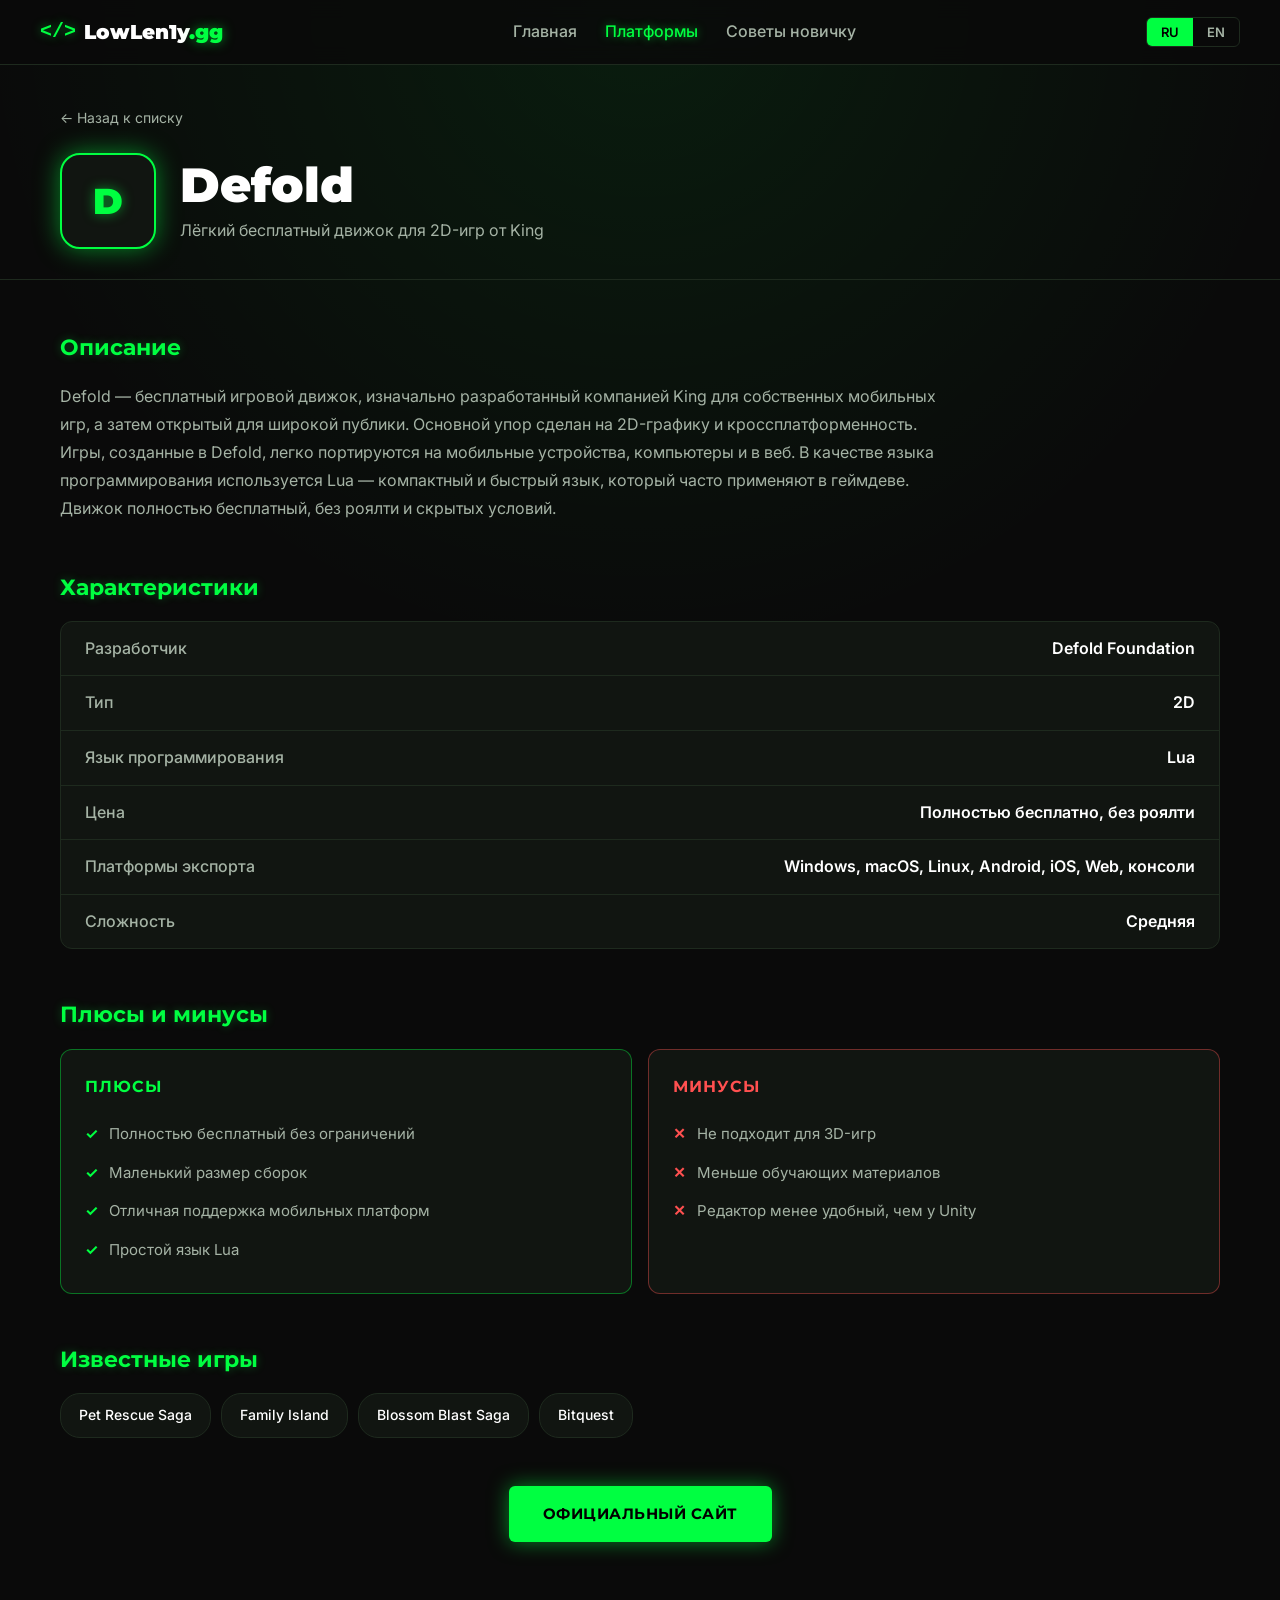
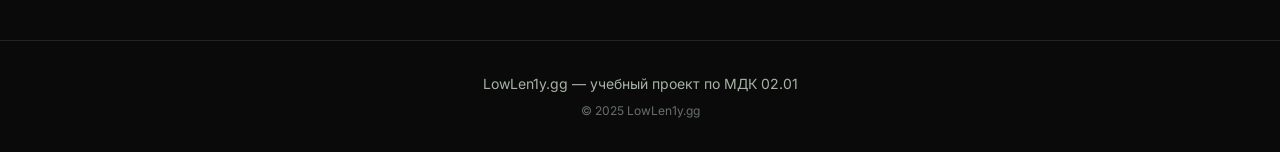
<file: engines/defold.html>
<!DOCTYPE html>
<html lang="ru">
<head>
    <meta charset="UTF-8">
    <meta name="viewport" content="width=device-width, initial-scale=1.0">
    <title>LowLen1y.gg — Defold</title>
    <link rel="stylesheet" href="../css/style.css">
    <link rel="preconnect" href="https://fonts.googleapis.com">
    <link rel="preconnect" href="https://fonts.gstatic.com" crossorigin>
    <link href="https://fonts.googleapis.com/css2?family=Montserrat:wght@700;900&family=Inter:wght@400;500;600&display=swap" rel="stylesheet">
</head>
<body>

<header class="header">
    <div class="container header__inner">
        <a href="../index.html" class="logo">
            <span class="logo__icon">&lt;/&gt;</span>
            <span class="logo__text">LowLen1y<span class="accent">.gg</span></span>
        </a>
        <nav class="nav">
            <a href="../index.html" class="nav__link" data-i18n="nav.home">Главная</a>
            <a href="../platforms.html" class="nav__link nav__link--active" data-i18n="nav.platforms">Платформы</a>
            <a href="../tips.html" class="nav__link" data-i18n="nav.tips">Советы новичку</a>
        </nav>
        <div class="lang-switch">
            <button class="lang-btn lang-btn--active" data-lang="ru">RU</button>
            <button class="lang-btn" data-lang="en">EN</button>
        </div>
    </div>
</header>

<section class="engine-hero">
    <div class="container">
        <a href="../platforms.html" class="back-link" data-i18n="engine.back">← Назад к списку</a>
        <div class="engine-hero__inner">
            <div class="engine-hero__logo"><span>D</span></div>
            <div>
                <h1 class="engine-hero__title">Defold</h1>
                <p class="engine-hero__subtitle" data-i18n="defold.subtitle">Лёгкий бесплатный движок для 2D-игр от King</p>
            </div>
        </div>
    </div>
</section>

<section class="engine-content">
    <div class="container">

        <div class="engine-block">
            <h2 class="engine-block__title" data-i18n="engine.about">Описание</h2>
            <p class="engine-block__text" data-i18n="defold.about">
                Defold — бесплатный игровой движок, изначально разработанный компанией King для собственных мобильных игр, а затем открытый для широкой публики. Основной упор сделан на 2D-графику и кроссплатформенность. Игры, созданные в Defold, легко портируются на мобильные устройства, компьютеры и в веб. В качестве языка программирования используется Lua — компактный и быстрый язык, который часто применяют в геймдеве. Движок полностью бесплатный, без роялти и скрытых условий.
            </p>
        </div>

        <div class="engine-block">
            <h2 class="engine-block__title" data-i18n="engine.specs">Характеристики</h2>
            <div class="specs">
                <div class="specs__row">
                    <span class="specs__key" data-i18n="engine.developer">Разработчик</span>
                    <span class="specs__value">Defold Foundation</span>
                </div>
                <div class="specs__row">
                    <span class="specs__key" data-i18n="engine.type">Тип</span>
                    <span class="specs__value">2D</span>
                </div>
                <div class="specs__row">
                    <span class="specs__key" data-i18n="engine.language">Язык программирования</span>
                    <span class="specs__value">Lua</span>
                </div>
                <div class="specs__row">
                    <span class="specs__key" data-i18n="engine.price">Цена</span>
                    <span class="specs__value" data-i18n="defold.price">Полностью бесплатно, без роялти</span>
                </div>
                <div class="specs__row">
                    <span class="specs__key" data-i18n="engine.platforms">Платформы экспорта</span>
                    <span class="specs__value">Windows, macOS, Linux, Android, iOS, Web, консоли</span>
                </div>
                <div class="specs__row">
                    <span class="specs__key" data-i18n="engine.difficulty">Сложность</span>
                    <span class="specs__value" data-i18n="engine.diffMedium">Средняя</span>
                </div>
            </div>
        </div>

        <div class="engine-block">
            <h2 class="engine-block__title" data-i18n="engine.proscons">Плюсы и минусы</h2>
            <div class="proscons">
                <div class="proscons__col proscons__col--pros">
                    <h3 data-i18n="engine.pros">Плюсы</h3>
                    <ul>
                        <li data-i18n="defold.pro.1">Полностью бесплатный без ограничений</li>
                        <li data-i18n="defold.pro.2">Маленький размер сборок</li>
                        <li data-i18n="defold.pro.3">Отличная поддержка мобильных платформ</li>
                        <li data-i18n="defold.pro.4">Простой язык Lua</li>
                    </ul>
                </div>
                <div class="proscons__col proscons__col--cons">
                    <h3 data-i18n="engine.cons">Минусы</h3>
                    <ul>
                        <li data-i18n="defold.con.1">Не подходит для 3D-игр</li>
                        <li data-i18n="defold.con.2">Меньше обучающих материалов</li>
                        <li data-i18n="defold.con.3">Редактор менее удобный, чем у Unity</li>
                    </ul>
                </div>
            </div>
        </div>

        <div class="engine-block">
            <h2 class="engine-block__title" data-i18n="engine.games">Известные игры</h2>
            <div class="games-list">
                <span class="game-tag">Pet Rescue Saga</span>
                <span class="game-tag">Family Island</span>
                <span class="game-tag">Blossom Blast Saga</span>
                <span class="game-tag">Bitquest</span>
            </div>
        </div>

        <div class="engine-block engine-block--center">
            <a href="https://defold.com" target="_blank" rel="noopener" class="btn btn--primary" data-i18n="engine.official">Официальный сайт</a>
        </div>

    </div>
</section>

<footer class="footer">
    <div class="container">
        <p data-i18n="footer.text">LowLen1y.gg — учебный проект по МДК 02.01</p>
        <p class="footer__small">© 2025 LowLen1y.gg</p>
    </div>
</footer>

<script src="../js/lang.js"></script>
<script src="../js/main.js"></script>
</body>
</html>
</file>
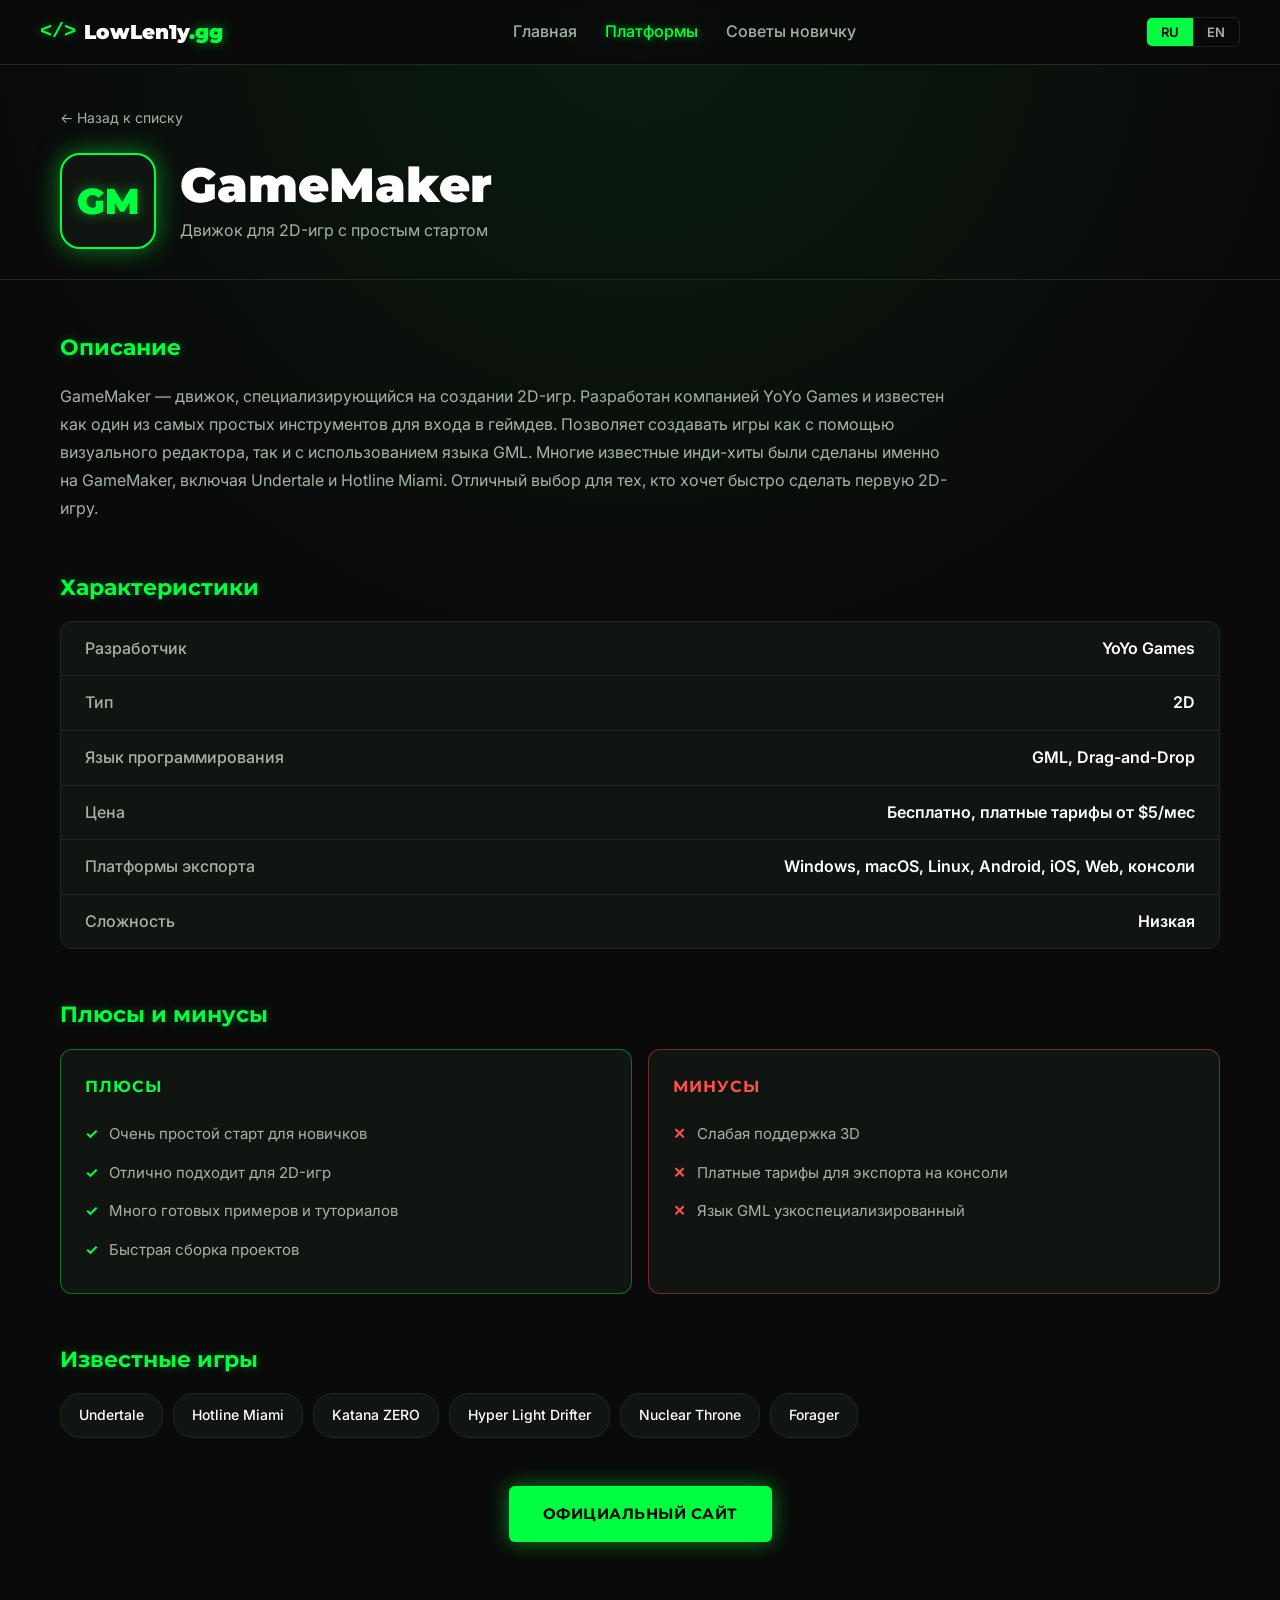
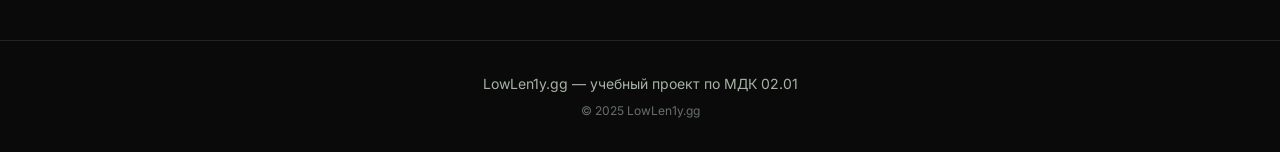
<file: engines/gamemaker.html>
<!DOCTYPE html>
<html lang="ru">
<head>
    <meta charset="UTF-8">
    <meta name="viewport" content="width=device-width, initial-scale=1.0">
    <title>LowLen1y.gg — GameMaker</title>
    <link rel="stylesheet" href="../css/style.css">
    <link rel="preconnect" href="https://fonts.googleapis.com">
    <link rel="preconnect" href="https://fonts.gstatic.com" crossorigin>
    <link href="https://fonts.googleapis.com/css2?family=Montserrat:wght@700;900&family=Inter:wght@400;500;600&display=swap" rel="stylesheet">
</head>
<body>

<header class="header">
    <div class="container header__inner">
        <a href="../index.html" class="logo">
            <span class="logo__icon">&lt;/&gt;</span>
            <span class="logo__text">LowLen1y<span class="accent">.gg</span></span>
        </a>
        <nav class="nav">
            <a href="../index.html" class="nav__link" data-i18n="nav.home">Главная</a>
            <a href="../platforms.html" class="nav__link nav__link--active" data-i18n="nav.platforms">Платформы</a>
            <a href="../tips.html" class="nav__link" data-i18n="nav.tips">Советы новичку</a>
        </nav>
        <div class="lang-switch">
            <button class="lang-btn lang-btn--active" data-lang="ru">RU</button>
            <button class="lang-btn" data-lang="en">EN</button>
        </div>
    </div>
</header>

<section class="engine-hero">
    <div class="container">
        <a href="../platforms.html" class="back-link" data-i18n="engine.back">← Назад к списку</a>
        <div class="engine-hero__inner">
            <div class="engine-hero__logo"><span>GM</span></div>
            <div>
                <h1 class="engine-hero__title">GameMaker</h1>
                <p class="engine-hero__subtitle" data-i18n="gamemaker.subtitle">Движок для 2D-игр с простым стартом</p>
            </div>
        </div>
    </div>
</section>

<section class="engine-content">
    <div class="container">

        <div class="engine-block">
            <h2 class="engine-block__title" data-i18n="engine.about">Описание</h2>
            <p class="engine-block__text" data-i18n="gamemaker.about">
                GameMaker — движок, специализирующийся на создании 2D-игр. Разработан компанией YoYo Games и известен как один из самых простых инструментов для входа в геймдев. Позволяет создавать игры как с помощью визуального редактора, так и с использованием языка GML. Многие известные инди-хиты были сделаны именно на GameMaker, включая Undertale и Hotline Miami. Отличный выбор для тех, кто хочет быстро сделать первую 2D-игру.
            </p>
        </div>

        <div class="engine-block">
            <h2 class="engine-block__title" data-i18n="engine.specs">Характеристики</h2>
            <div class="specs">
                <div class="specs__row">
                    <span class="specs__key" data-i18n="engine.developer">Разработчик</span>
                    <span class="specs__value">YoYo Games</span>
                </div>
                <div class="specs__row">
                    <span class="specs__key" data-i18n="engine.type">Тип</span>
                    <span class="specs__value">2D</span>
                </div>
                <div class="specs__row">
                    <span class="specs__key" data-i18n="engine.language">Язык программирования</span>
                    <span class="specs__value">GML, Drag-and-Drop</span>
                </div>
                <div class="specs__row">
                    <span class="specs__key" data-i18n="engine.price">Цена</span>
                    <span class="specs__value" data-i18n="gamemaker.price">Бесплатно, платные тарифы от $5/мес</span>
                </div>
                <div class="specs__row">
                    <span class="specs__key" data-i18n="engine.platforms">Платформы экспорта</span>
                    <span class="specs__value">Windows, macOS, Linux, Android, iOS, Web, консоли</span>
                </div>
                <div class="specs__row">
                    <span class="specs__key" data-i18n="engine.difficulty">Сложность</span>
                    <span class="specs__value" data-i18n="engine.diffEasy">Низкая</span>
                </div>
            </div>
        </div>

        <div class="engine-block">
            <h2 class="engine-block__title" data-i18n="engine.proscons">Плюсы и минусы</h2>
            <div class="proscons">
                <div class="proscons__col proscons__col--pros">
                    <h3 data-i18n="engine.pros">Плюсы</h3>
                    <ul>
                        <li data-i18n="gamemaker.pro.1">Очень простой старт для новичков</li>
                        <li data-i18n="gamemaker.pro.2">Отлично подходит для 2D-игр</li>
                        <li data-i18n="gamemaker.pro.3">Много готовых примеров и туториалов</li>
                        <li data-i18n="gamemaker.pro.4">Быстрая сборка проектов</li>
                    </ul>
                </div>
                <div class="proscons__col proscons__col--cons">
                    <h3 data-i18n="engine.cons">Минусы</h3>
                    <ul>
                        <li data-i18n="gamemaker.con.1">Слабая поддержка 3D</li>
                        <li data-i18n="gamemaker.con.2">Платные тарифы для экспорта на консоли</li>
                        <li data-i18n="gamemaker.con.3">Язык GML узкоспециализированный</li>
                    </ul>
                </div>
            </div>
        </div>

        <div class="engine-block">
            <h2 class="engine-block__title" data-i18n="engine.games">Известные игры</h2>
            <div class="games-list">
                <span class="game-tag">Undertale</span>
                <span class="game-tag">Hotline Miami</span>
                <span class="game-tag">Katana ZERO</span>
                <span class="game-tag">Hyper Light Drifter</span>
                <span class="game-tag">Nuclear Throne</span>
                <span class="game-tag">Forager</span>
            </div>
        </div>

        <div class="engine-block engine-block--center">
            <a href="https://gamemaker.io" target="_blank" rel="noopener" class="btn btn--primary" data-i18n="engine.official">Официальный сайт</a>
        </div>

    </div>
</section>

<footer class="footer">
    <div class="container">
        <p data-i18n="footer.text">LowLen1y.gg — учебный проект по МДК 02.01</p>
        <p class="footer__small">© 2025 LowLen1y.gg</p>
    </div>
</footer>

<script src="../js/lang.js"></script>
<script src="../js/main.js"></script>
</body>
</html>
</file>
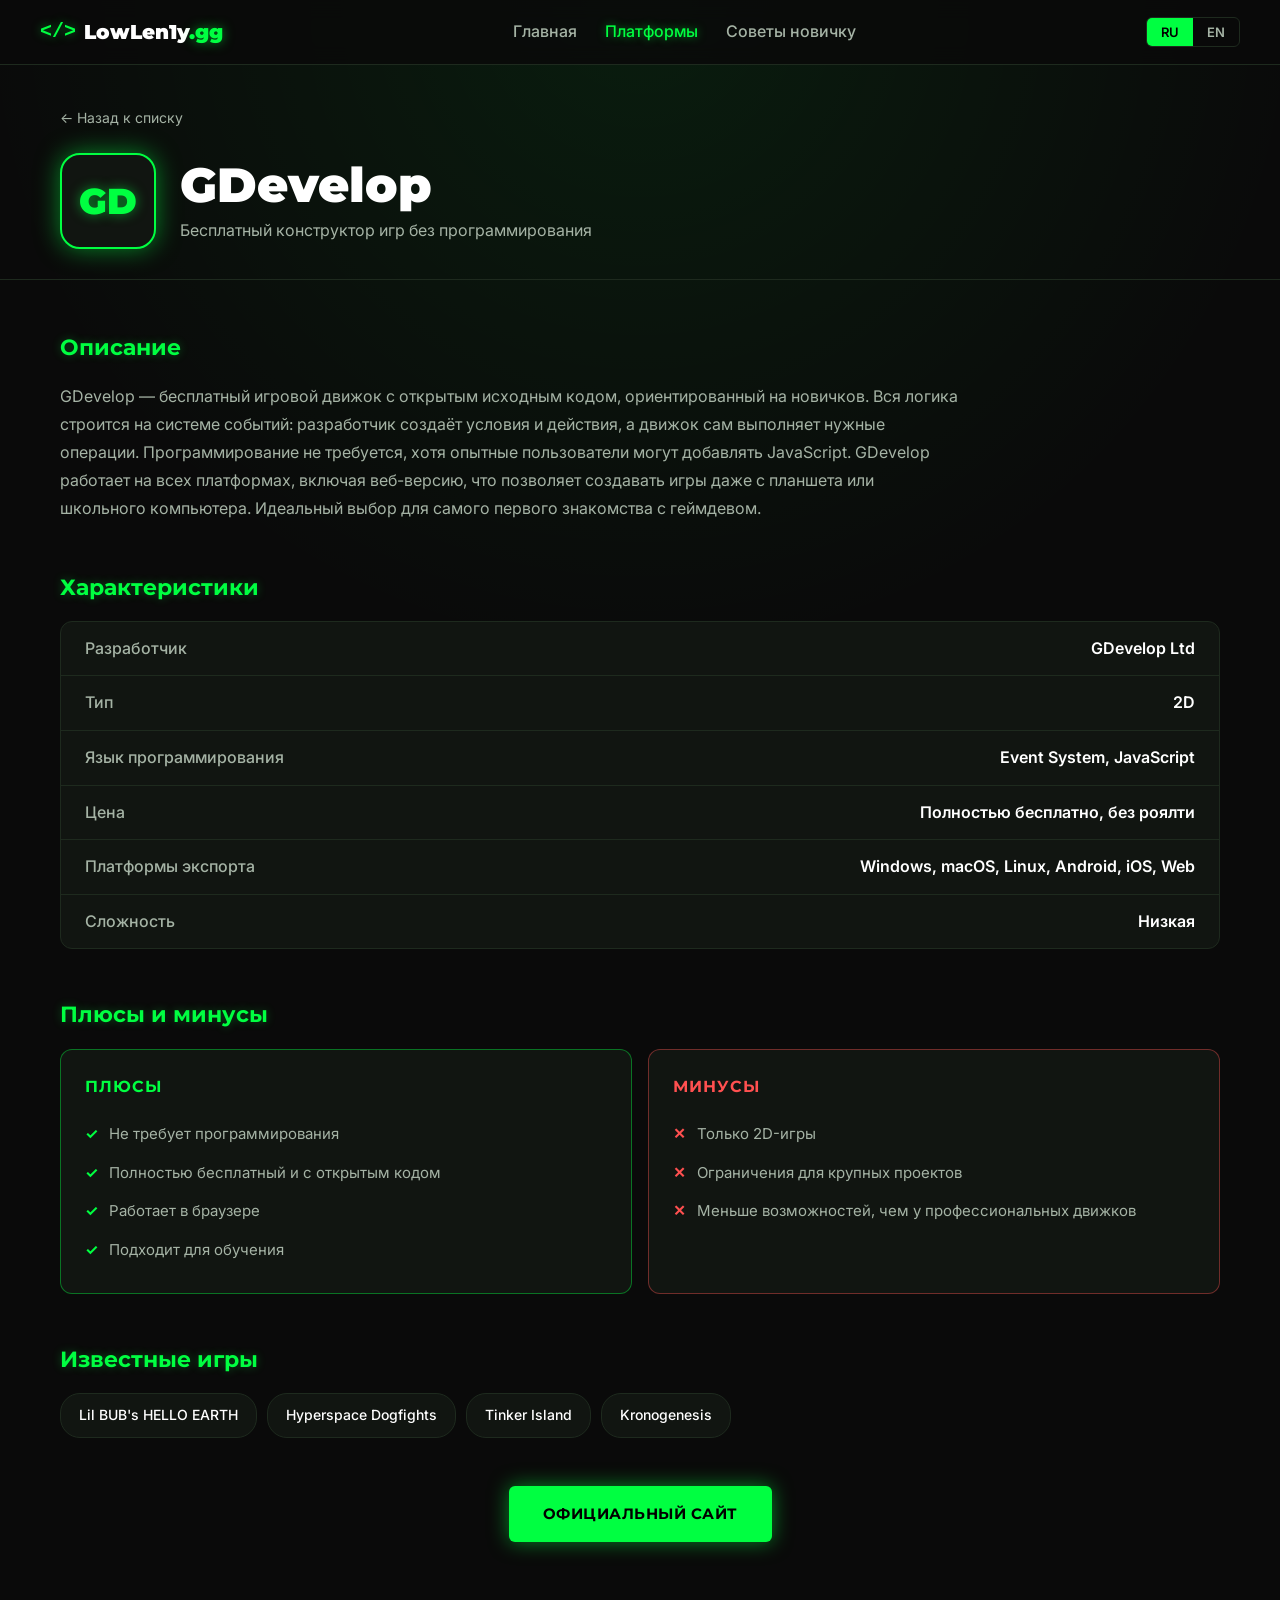
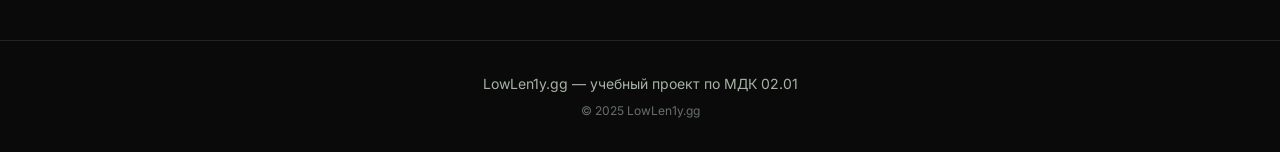
<file: engines/gdevelop.html>
<!DOCTYPE html>
<html lang="ru">
<head>
    <meta charset="UTF-8">
    <meta name="viewport" content="width=device-width, initial-scale=1.0">
    <title>LowLen1y.gg — GDevelop</title>
    <link rel="stylesheet" href="../css/style.css">
    <link rel="preconnect" href="https://fonts.googleapis.com">
    <link rel="preconnect" href="https://fonts.gstatic.com" crossorigin>
    <link href="https://fonts.googleapis.com/css2?family=Montserrat:wght@700;900&family=Inter:wght@400;500;600&display=swap" rel="stylesheet">
</head>
<body>

<header class="header">
    <div class="container header__inner">
        <a href="../index.html" class="logo">
            <span class="logo__icon">&lt;/&gt;</span>
            <span class="logo__text">LowLen1y<span class="accent">.gg</span></span>
        </a>
        <nav class="nav">
            <a href="../index.html" class="nav__link" data-i18n="nav.home">Главная</a>
            <a href="../platforms.html" class="nav__link nav__link--active" data-i18n="nav.platforms">Платформы</a>
            <a href="../tips.html" class="nav__link" data-i18n="nav.tips">Советы новичку</a>
        </nav>
        <div class="lang-switch">
            <button class="lang-btn lang-btn--active" data-lang="ru">RU</button>
            <button class="lang-btn" data-lang="en">EN</button>
        </div>
    </div>
</header>

<section class="engine-hero">
    <div class="container">
        <a href="../platforms.html" class="back-link" data-i18n="engine.back">← Назад к списку</a>
        <div class="engine-hero__inner">
            <div class="engine-hero__logo"><span>GD</span></div>
            <div>
                <h1 class="engine-hero__title">GDevelop</h1>
                <p class="engine-hero__subtitle" data-i18n="gdevelop.subtitle">Бесплатный конструктор игр без программирования</p>
            </div>
        </div>
    </div>
</section>

<section class="engine-content">
    <div class="container">

        <div class="engine-block">
            <h2 class="engine-block__title" data-i18n="engine.about">Описание</h2>
            <p class="engine-block__text" data-i18n="gdevelop.about">
                GDevelop — бесплатный игровой движок с открытым исходным кодом, ориентированный на новичков. Вся логика строится на системе событий: разработчик создаёт условия и действия, а движок сам выполняет нужные операции. Программирование не требуется, хотя опытные пользователи могут добавлять JavaScript. GDevelop работает на всех платформах, включая веб-версию, что позволяет создавать игры даже с планшета или школьного компьютера. Идеальный выбор для самого первого знакомства с геймдевом.
            </p>
        </div>

        <div class="engine-block">
            <h2 class="engine-block__title" data-i18n="engine.specs">Характеристики</h2>
            <div class="specs">
                <div class="specs__row">
                    <span class="specs__key" data-i18n="engine.developer">Разработчик</span>
                    <span class="specs__value">GDevelop Ltd</span>
                </div>
                <div class="specs__row">
                    <span class="specs__key" data-i18n="engine.type">Тип</span>
                    <span class="specs__value">2D</span>
                </div>
                <div class="specs__row">
                    <span class="specs__key" data-i18n="engine.language">Язык программирования</span>
                    <span class="specs__value">Event System, JavaScript</span>
                </div>
                <div class="specs__row">
                    <span class="specs__key" data-i18n="engine.price">Цена</span>
                    <span class="specs__value" data-i18n="gdevelop.price">Полностью бесплатно, без роялти</span>
                </div>
                <div class="specs__row">
                    <span class="specs__key" data-i18n="engine.platforms">Платформы экспорта</span>
                    <span class="specs__value">Windows, macOS, Linux, Android, iOS, Web</span>
                </div>
                <div class="specs__row">
                    <span class="specs__key" data-i18n="engine.difficulty">Сложность</span>
                    <span class="specs__value" data-i18n="engine.diffEasy">Низкая</span>
                </div>
            </div>
        </div>

        <div class="engine-block">
            <h2 class="engine-block__title" data-i18n="engine.proscons">Плюсы и минусы</h2>
            <div class="proscons">
                <div class="proscons__col proscons__col--pros">
                    <h3 data-i18n="engine.pros">Плюсы</h3>
                    <ul>
                        <li data-i18n="gdevelop.pro.1">Не требует программирования</li>
                        <li data-i18n="gdevelop.pro.2">Полностью бесплатный и с открытым кодом</li>
                        <li data-i18n="gdevelop.pro.3">Работает в браузере</li>
                        <li data-i18n="gdevelop.pro.4">Подходит для обучения</li>
                    </ul>
                </div>
                <div class="proscons__col proscons__col--cons">
                    <h3 data-i18n="engine.cons">Минусы</h3>
                    <ul>
                        <li data-i18n="gdevelop.con.1">Только 2D-игры</li>
                        <li data-i18n="gdevelop.con.2">Ограничения для крупных проектов</li>
                        <li data-i18n="gdevelop.con.3">Меньше возможностей, чем у профессиональных движков</li>
                    </ul>
                </div>
            </div>
        </div>

        <div class="engine-block">
            <h2 class="engine-block__title" data-i18n="engine.games">Известные игры</h2>
            <div class="games-list">
                <span class="game-tag">Lil BUB's HELLO EARTH</span>
                <span class="game-tag">Hyperspace Dogfights</span>
                <span class="game-tag">Tinker Island</span>
                <span class="game-tag">Kronogenesis</span>
            </div>
        </div>

        <div class="engine-block engine-block--center">
            <a href="https://gdevelop.io" target="_blank" rel="noopener" class="btn btn--primary" data-i18n="engine.official">Официальный сайт</a>
        </div>

    </div>
</section>

<footer class="footer">
    <div class="container">
        <p data-i18n="footer.text">LowLen1y.gg — учебный проект по МДК 02.01</p>
        <p class="footer__small">© 2025 LowLen1y.gg</p>
    </div>
</footer>

<script src="../js/lang.js"></script>
<script src="../js/main.js"></script>
</body>
</html>
</file>
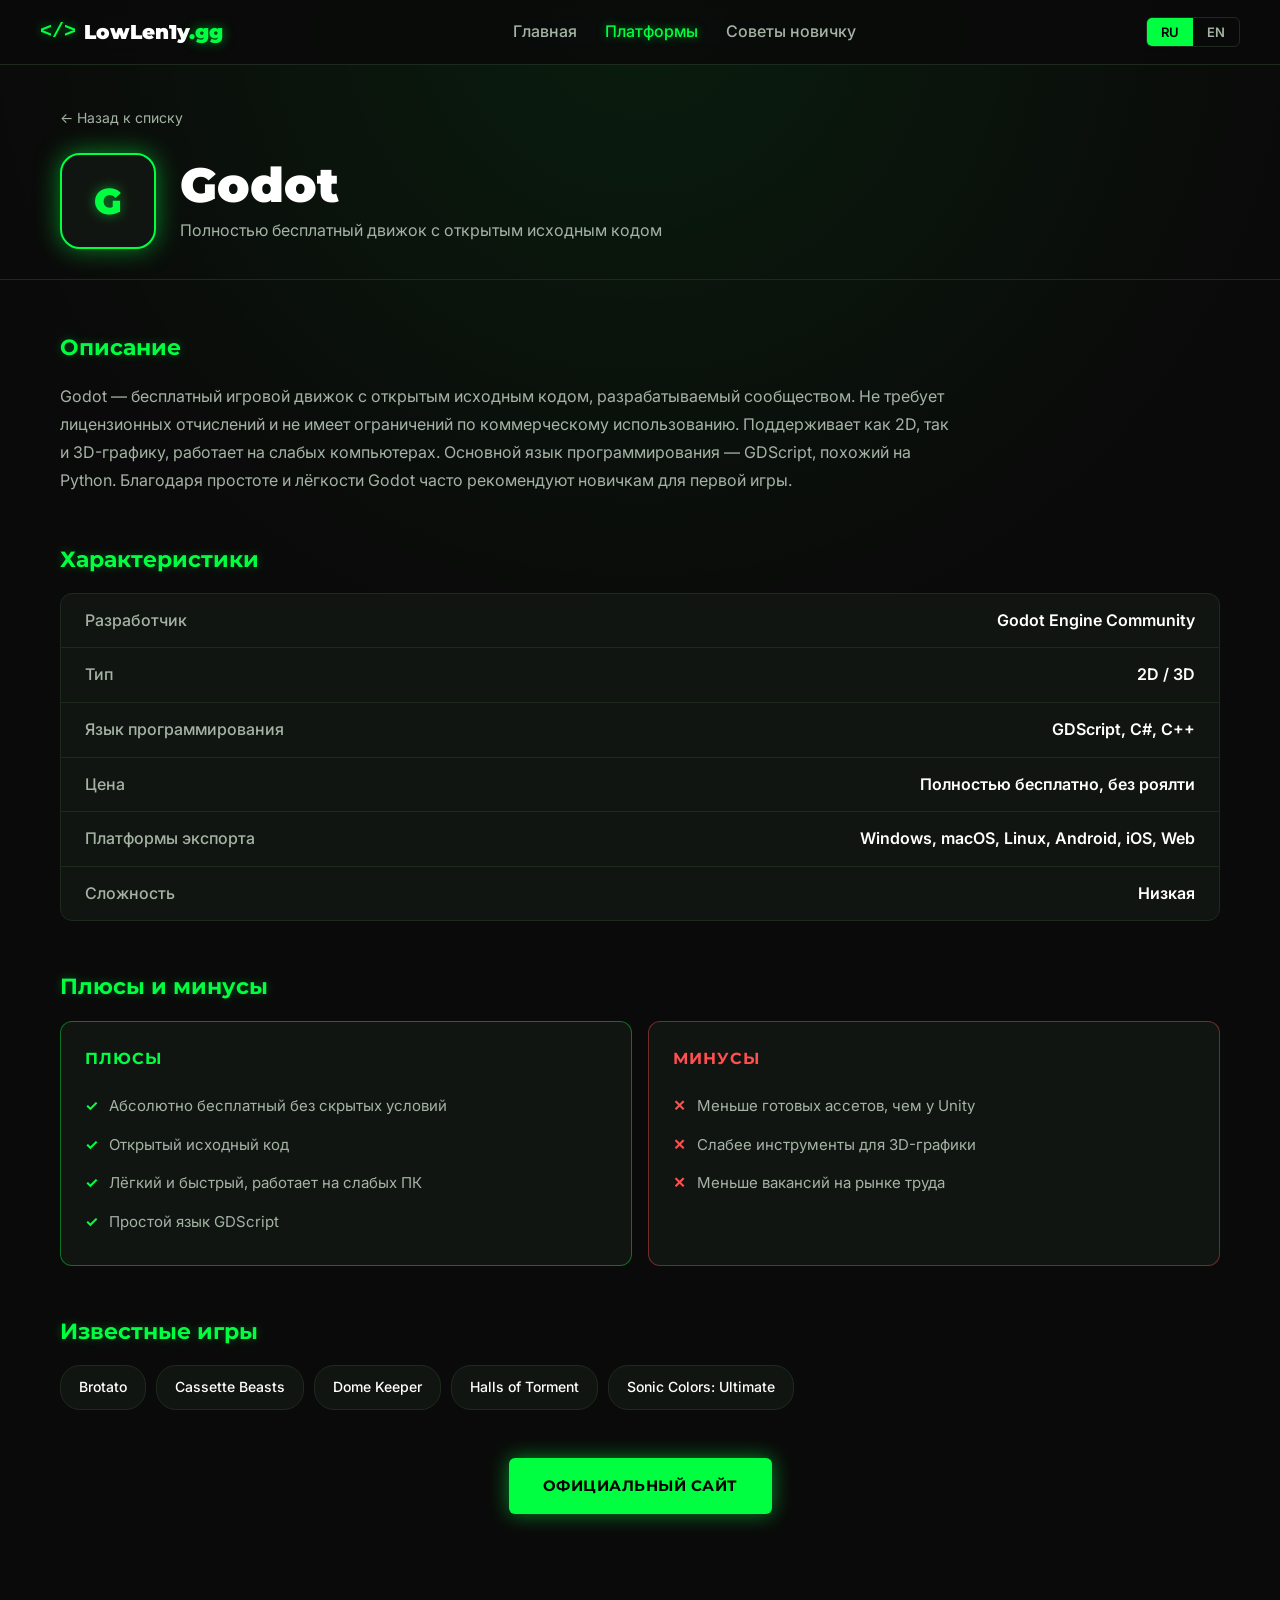
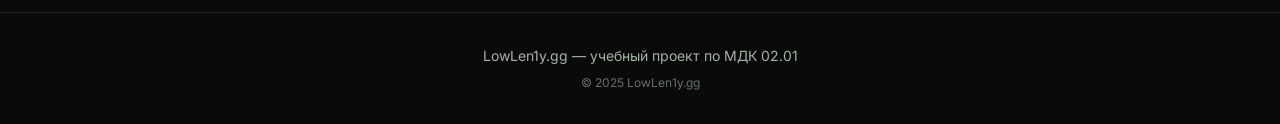
<file: engines/godot.html>
<!DOCTYPE html>
<html lang="ru">
<head>
    <meta charset="UTF-8">
    <meta name="viewport" content="width=device-width, initial-scale=1.0">
    <title>LowLen1y.gg — Godot</title>
    <link rel="stylesheet" href="../css/style.css">
    <link rel="preconnect" href="https://fonts.googleapis.com">
    <link rel="preconnect" href="https://fonts.gstatic.com" crossorigin>
    <link href="https://fonts.googleapis.com/css2?family=Montserrat:wght@700;900&family=Inter:wght@400;500;600&display=swap" rel="stylesheet">
</head>
<body>

<header class="header">
    <div class="container header__inner">
        <a href="../index.html" class="logo">
            <span class="logo__icon">&lt;/&gt;</span>
            <span class="logo__text">LowLen1y<span class="accent">.gg</span></span>
        </a>
        <nav class="nav">
            <a href="../index.html" class="nav__link" data-i18n="nav.home">Главная</a>
            <a href="../platforms.html" class="nav__link nav__link--active" data-i18n="nav.platforms">Платформы</a>
            <a href="../tips.html" class="nav__link" data-i18n="nav.tips">Советы новичку</a>
        </nav>
        <div class="lang-switch">
            <button class="lang-btn lang-btn--active" data-lang="ru">RU</button>
            <button class="lang-btn" data-lang="en">EN</button>
        </div>
    </div>
</header>

<section class="engine-hero">
    <div class="container">
        <a href="../platforms.html" class="back-link" data-i18n="engine.back">← Назад к списку</a>
        <div class="engine-hero__inner">
            <div class="engine-hero__logo"><span>G</span></div>
            <div>
                <h1 class="engine-hero__title">Godot</h1>
                <p class="engine-hero__subtitle" data-i18n="godot.subtitle">Полностью бесплатный движок с открытым исходным кодом</p>
            </div>
        </div>
    </div>
</section>

<section class="engine-content">
    <div class="container">

        <div class="engine-block">
            <h2 class="engine-block__title" data-i18n="engine.about">Описание</h2>
            <p class="engine-block__text" data-i18n="godot.about">
                Godot — бесплатный игровой движок с открытым исходным кодом, разрабатываемый сообществом. Не требует лицензионных отчислений и не имеет ограничений по коммерческому использованию. Поддерживает как 2D, так и 3D-графику, работает на слабых компьютерах. Основной язык программирования — GDScript, похожий на Python. Благодаря простоте и лёгкости Godot часто рекомендуют новичкам для первой игры.
            </p>
        </div>

        <div class="engine-block">
            <h2 class="engine-block__title" data-i18n="engine.specs">Характеристики</h2>
            <div class="specs">
                <div class="specs__row">
                    <span class="specs__key" data-i18n="engine.developer">Разработчик</span>
                    <span class="specs__value">Godot Engine Community</span>
                </div>
                <div class="specs__row">
                    <span class="specs__key" data-i18n="engine.type">Тип</span>
                    <span class="specs__value">2D / 3D</span>
                </div>
                <div class="specs__row">
                    <span class="specs__key" data-i18n="engine.language">Язык программирования</span>
                    <span class="specs__value">GDScript, C#, C++</span>
                </div>
                <div class="specs__row">
                    <span class="specs__key" data-i18n="engine.price">Цена</span>
                    <span class="specs__value" data-i18n="godot.price">Полностью бесплатно, без роялти</span>
                </div>
                <div class="specs__row">
                    <span class="specs__key" data-i18n="engine.platforms">Платформы экспорта</span>
                    <span class="specs__value">Windows, macOS, Linux, Android, iOS, Web</span>
                </div>
                <div class="specs__row">
                    <span class="specs__key" data-i18n="engine.difficulty">Сложность</span>
                    <span class="specs__value" data-i18n="engine.diffEasy">Низкая</span>
                </div>
            </div>
        </div>

        <div class="engine-block">
            <h2 class="engine-block__title" data-i18n="engine.proscons">Плюсы и минусы</h2>
            <div class="proscons">
                <div class="proscons__col proscons__col--pros">
                    <h3 data-i18n="engine.pros">Плюсы</h3>
                    <ul>
                        <li data-i18n="godot.pro.1">Абсолютно бесплатный без скрытых условий</li>
                        <li data-i18n="godot.pro.2">Открытый исходный код</li>
                        <li data-i18n="godot.pro.3">Лёгкий и быстрый, работает на слабых ПК</li>
                        <li data-i18n="godot.pro.4">Простой язык GDScript</li>
                    </ul>
                </div>
                <div class="proscons__col proscons__col--cons">
                    <h3 data-i18n="engine.cons">Минусы</h3>
                    <ul>
                        <li data-i18n="godot.con.1">Меньше готовых ассетов, чем у Unity</li>
                        <li data-i18n="godot.con.2">Слабее инструменты для 3D-графики</li>
                        <li data-i18n="godot.con.3">Меньше вакансий на рынке труда</li>
                    </ul>
                </div>
            </div>
        </div>

        <div class="engine-block">
            <h2 class="engine-block__title" data-i18n="engine.games">Известные игры</h2>
            <div class="games-list">
                <span class="game-tag">Brotato</span>
                <span class="game-tag">Cassette Beasts</span>
                <span class="game-tag">Dome Keeper</span>
                <span class="game-tag">Halls of Torment</span>
                <span class="game-tag">Sonic Colors: Ultimate</span>
            </div>
        </div>

        <div class="engine-block engine-block--center">
            <a href="https://godotengine.org" target="_blank" rel="noopener" class="btn btn--primary" data-i18n="engine.official">Официальный сайт</a>
        </div>

    </div>
</section>

<footer class="footer">
    <div class="container">
        <p data-i18n="footer.text">LowLen1y.gg — учебный проект по МДК 02.01</p>
        <p class="footer__small">© 2025 LowLen1y.gg</p>
    </div>
</footer>

<script src="../js/lang.js"></script>
<script src="../js/main.js"></script>
</body>
</html>
</file>
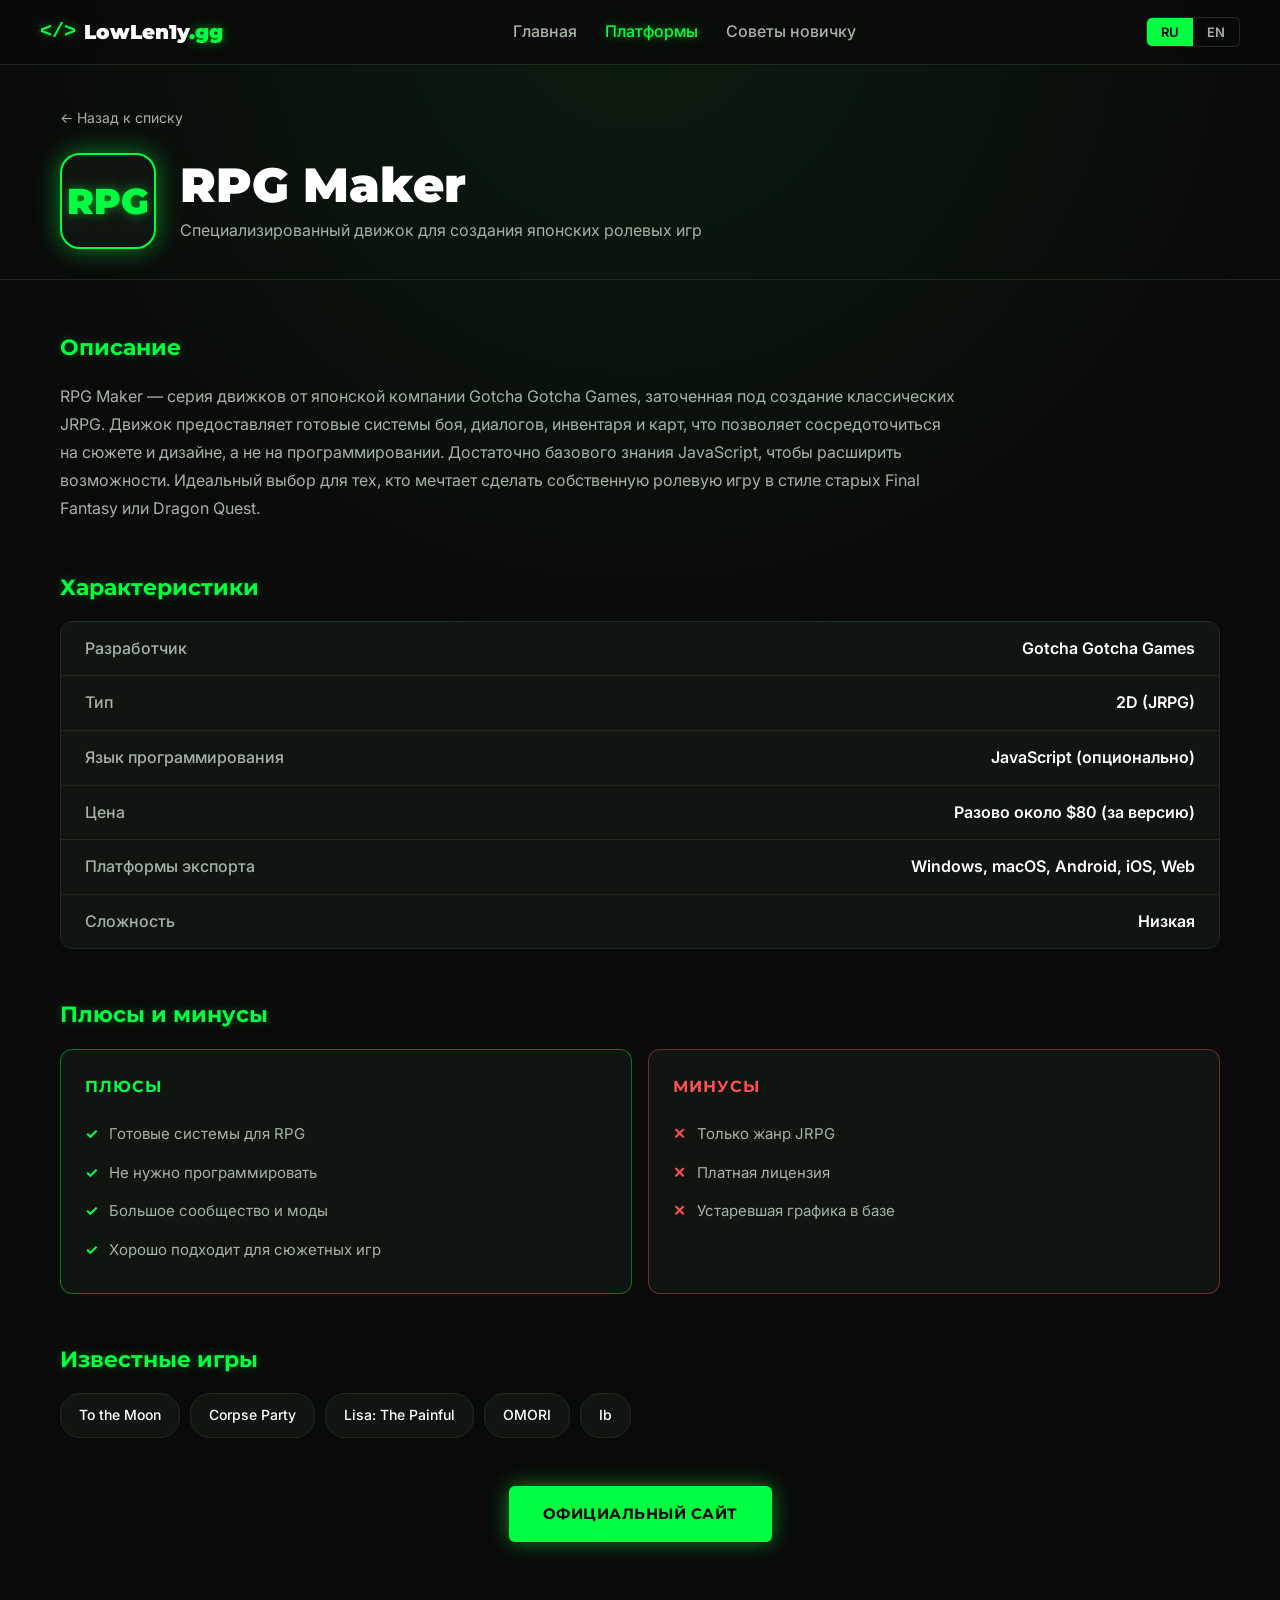
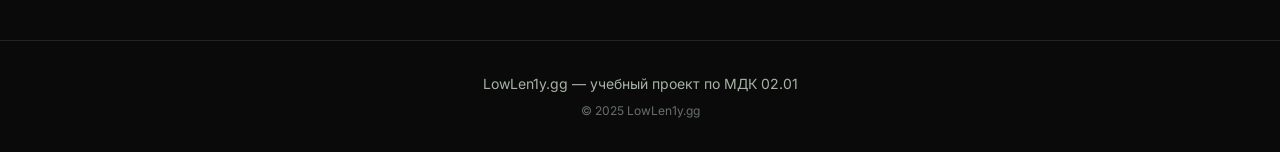
<file: engines/rpgmaker.html>
<!DOCTYPE html>
<html lang="ru">
<head>
    <meta charset="UTF-8">
    <meta name="viewport" content="width=device-width, initial-scale=1.0">
    <title>LowLen1y.gg — RPG Maker</title>
    <link rel="stylesheet" href="../css/style.css">
    <link rel="preconnect" href="https://fonts.googleapis.com">
    <link rel="preconnect" href="https://fonts.gstatic.com" crossorigin>
    <link href="https://fonts.googleapis.com/css2?family=Montserrat:wght@700;900&family=Inter:wght@400;500;600&display=swap" rel="stylesheet">
</head>
<body>

<header class="header">
    <div class="container header__inner">
        <a href="../index.html" class="logo">
            <span class="logo__icon">&lt;/&gt;</span>
            <span class="logo__text">LowLen1y<span class="accent">.gg</span></span>
        </a>
        <nav class="nav">
            <a href="../index.html" class="nav__link" data-i18n="nav.home">Главная</a>
            <a href="../platforms.html" class="nav__link nav__link--active" data-i18n="nav.platforms">Платформы</a>
            <a href="../tips.html" class="nav__link" data-i18n="nav.tips">Советы новичку</a>
        </nav>
        <div class="lang-switch">
            <button class="lang-btn lang-btn--active" data-lang="ru">RU</button>
            <button class="lang-btn" data-lang="en">EN</button>
        </div>
    </div>
</header>

<section class="engine-hero">
    <div class="container">
        <a href="../platforms.html" class="back-link" data-i18n="engine.back">← Назад к списку</a>
        <div class="engine-hero__inner">
            <div class="engine-hero__logo"><span>RPG</span></div>
            <div>
                <h1 class="engine-hero__title">RPG Maker</h1>
                <p class="engine-hero__subtitle" data-i18n="rpgmaker.subtitle">Специализированный движок для создания японских ролевых игр</p>
            </div>
        </div>
    </div>
</section>

<section class="engine-content">
    <div class="container">

        <div class="engine-block">
            <h2 class="engine-block__title" data-i18n="engine.about">Описание</h2>
            <p class="engine-block__text" data-i18n="rpgmaker.about">
                RPG Maker — серия движков от японской компании Gotcha Gotcha Games, заточенная под создание классических JRPG. Движок предоставляет готовые системы боя, диалогов, инвентаря и карт, что позволяет сосредоточиться на сюжете и дизайне, а не на программировании. Достаточно базового знания JavaScript, чтобы расширить возможности. Идеальный выбор для тех, кто мечтает сделать собственную ролевую игру в стиле старых Final Fantasy или Dragon Quest.
            </p>
        </div>

        <div class="engine-block">
            <h2 class="engine-block__title" data-i18n="engine.specs">Характеристики</h2>
            <div class="specs">
                <div class="specs__row">
                    <span class="specs__key" data-i18n="engine.developer">Разработчик</span>
                    <span class="specs__value">Gotcha Gotcha Games</span>
                </div>
                <div class="specs__row">
                    <span class="specs__key" data-i18n="engine.type">Тип</span>
                    <span class="specs__value">2D (JRPG)</span>
                </div>
                <div class="specs__row">
                    <span class="specs__key" data-i18n="engine.language">Язык программирования</span>
                    <span class="specs__value">JavaScript (опционально)</span>
                </div>
                <div class="specs__row">
                    <span class="specs__key" data-i18n="engine.price">Цена</span>
                    <span class="specs__value" data-i18n="rpgmaker.price">Разово около $80 (за версию)</span>
                </div>
                <div class="specs__row">
                    <span class="specs__key" data-i18n="engine.platforms">Платформы экспорта</span>
                    <span class="specs__value">Windows, macOS, Android, iOS, Web</span>
                </div>
                <div class="specs__row">
                    <span class="specs__key" data-i18n="engine.difficulty">Сложность</span>
                    <span class="specs__value" data-i18n="engine.diffEasy">Низкая</span>
                </div>
            </div>
        </div>

        <div class="engine-block">
            <h2 class="engine-block__title" data-i18n="engine.proscons">Плюсы и минусы</h2>
            <div class="proscons">
                <div class="proscons__col proscons__col--pros">
                    <h3 data-i18n="engine.pros">Плюсы</h3>
                    <ul>
                        <li data-i18n="rpgmaker.pro.1">Готовые системы для RPG</li>
                        <li data-i18n="rpgmaker.pro.2">Не нужно программировать</li>
                        <li data-i18n="rpgmaker.pro.3">Большое сообщество и моды</li>
                        <li data-i18n="rpgmaker.pro.4">Хорошо подходит для сюжетных игр</li>
                    </ul>
                </div>
                <div class="proscons__col proscons__col--cons">
                    <h3 data-i18n="engine.cons">Минусы</h3>
                    <ul>
                        <li data-i18n="rpgmaker.con.1">Только жанр JRPG</li>
                        <li data-i18n="rpgmaker.con.2">Платная лицензия</li>
                        <li data-i18n="rpgmaker.con.3">Устаревшая графика в базе</li>
                    </ul>
                </div>
            </div>
        </div>

        <div class="engine-block">
            <h2 class="engine-block__title" data-i18n="engine.games">Известные игры</h2>
            <div class="games-list">
                <span class="game-tag">To the Moon</span>
                <span class="game-tag">Corpse Party</span>
                <span class="game-tag">Lisa: The Painful</span>
                <span class="game-tag">OMORI</span>
                <span class="game-tag">Ib</span>
            </div>
        </div>

        <div class="engine-block engine-block--center">
            <a href="https://www.rpgmakerweb.com" target="_blank" rel="noopener" class="btn btn--primary" data-i18n="engine.official">Официальный сайт</a>
        </div>

    </div>
</section>

<footer class="footer">
    <div class="container">
        <p data-i18n="footer.text">LowLen1y.gg — учебный проект по МДК 02.01</p>
        <p class="footer__small">© 2025 LowLen1y.gg</p>
    </div>
</footer>

<script src="../js/lang.js"></script>
<script src="../js/main.js"></script>
</body>
</html>
</file>
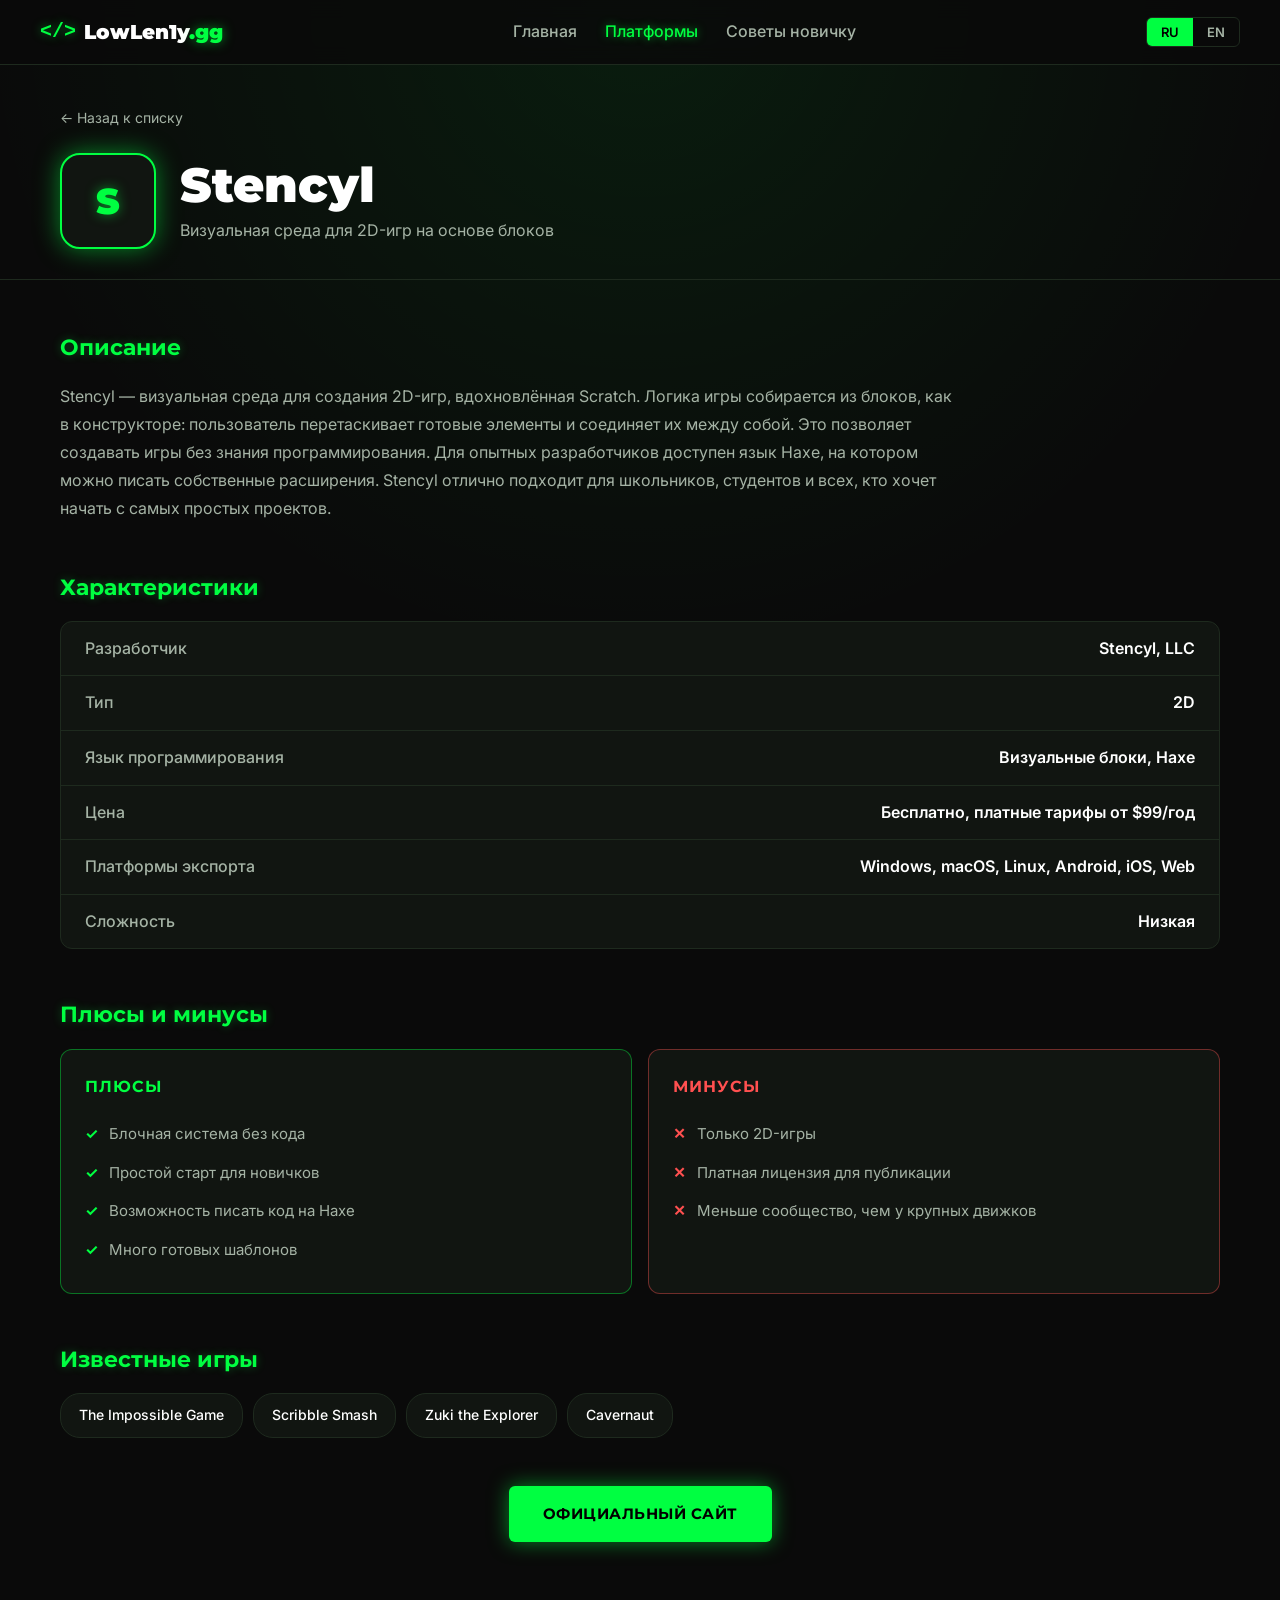
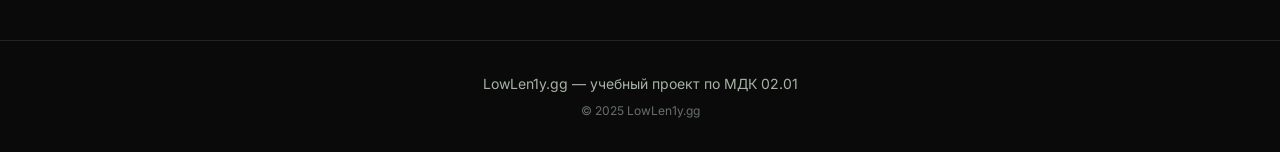
<file: engines/stencyl.html>
<!DOCTYPE html>
<html lang="ru">
<head>
    <meta charset="UTF-8">
    <meta name="viewport" content="width=device-width, initial-scale=1.0">
    <title>LowLen1y.gg — Stencyl</title>
    <link rel="stylesheet" href="../css/style.css">
    <link rel="preconnect" href="https://fonts.googleapis.com">
    <link rel="preconnect" href="https://fonts.gstatic.com" crossorigin>
    <link href="https://fonts.googleapis.com/css2?family=Montserrat:wght@700;900&family=Inter:wght@400;500;600&display=swap" rel="stylesheet">
</head>
<body>

<header class="header">
    <div class="container header__inner">
        <a href="../index.html" class="logo">
            <span class="logo__icon">&lt;/&gt;</span>
            <span class="logo__text">LowLen1y<span class="accent">.gg</span></span>
        </a>
        <nav class="nav">
            <a href="../index.html" class="nav__link" data-i18n="nav.home">Главная</a>
            <a href="../platforms.html" class="nav__link nav__link--active" data-i18n="nav.platforms">Платформы</a>
            <a href="../tips.html" class="nav__link" data-i18n="nav.tips">Советы новичку</a>
        </nav>
        <div class="lang-switch">
            <button class="lang-btn lang-btn--active" data-lang="ru">RU</button>
            <button class="lang-btn" data-lang="en">EN</button>
        </div>
    </div>
</header>

<section class="engine-hero">
    <div class="container">
        <a href="../platforms.html" class="back-link" data-i18n="engine.back">← Назад к списку</a>
        <div class="engine-hero__inner">
            <div class="engine-hero__logo"><span>S</span></div>
            <div>
                <h1 class="engine-hero__title">Stencyl</h1>
                <p class="engine-hero__subtitle" data-i18n="stencyl.subtitle">Визуальная среда для 2D-игр на основе блоков</p>
            </div>
        </div>
    </div>
</section>

<section class="engine-content">
    <div class="container">

        <div class="engine-block">
            <h2 class="engine-block__title" data-i18n="engine.about">Описание</h2>
            <p class="engine-block__text" data-i18n="stencyl.about">
                Stencyl — визуальная среда для создания 2D-игр, вдохновлённая Scratch. Логика игры собирается из блоков, как в конструкторе: пользователь перетаскивает готовые элементы и соединяет их между собой. Это позволяет создавать игры без знания программирования. Для опытных разработчиков доступен язык Haxe, на котором можно писать собственные расширения. Stencyl отлично подходит для школьников, студентов и всех, кто хочет начать с самых простых проектов.
            </p>
        </div>

        <div class="engine-block">
            <h2 class="engine-block__title" data-i18n="engine.specs">Характеристики</h2>
            <div class="specs">
                <div class="specs__row">
                    <span class="specs__key" data-i18n="engine.developer">Разработчик</span>
                    <span class="specs__value">Stencyl, LLC</span>
                </div>
                <div class="specs__row">
                    <span class="specs__key" data-i18n="engine.type">Тип</span>
                    <span class="specs__value">2D</span>
                </div>
                <div class="specs__row">
                    <span class="specs__key" data-i18n="engine.language">Язык программирования</span>
                    <span class="specs__value">Визуальные блоки, Haxe</span>
                </div>
                <div class="specs__row">
                    <span class="specs__key" data-i18n="engine.price">Цена</span>
                    <span class="specs__value" data-i18n="stencyl.price">Бесплатно, платные тарифы от $99/год</span>
                </div>
                <div class="specs__row">
                    <span class="specs__key" data-i18n="engine.platforms">Платформы экспорта</span>
                    <span class="specs__value">Windows, macOS, Linux, Android, iOS, Web</span>
                </div>
                <div class="specs__row">
                    <span class="specs__key" data-i18n="engine.difficulty">Сложность</span>
                    <span class="specs__value" data-i18n="engine.diffEasy">Низкая</span>
                </div>
            </div>
        </div>

        <div class="engine-block">
            <h2 class="engine-block__title" data-i18n="engine.proscons">Плюсы и минусы</h2>
            <div class="proscons">
                <div class="proscons__col proscons__col--pros">
                    <h3 data-i18n="engine.pros">Плюсы</h3>
                    <ul>
                        <li data-i18n="stencyl.pro.1">Блочная система без кода</li>
                        <li data-i18n="stencyl.pro.2">Простой старт для новичков</li>
                        <li data-i18n="stencyl.pro.3">Возможность писать код на Haxe</li>
                        <li data-i18n="stencyl.pro.4">Много готовых шаблонов</li>
                    </ul>
                </div>
                <div class="proscons__col proscons__col--cons">
                    <h3 data-i18n="engine.cons">Минусы</h3>
                    <ul>
                        <li data-i18n="stencyl.con.1">Только 2D-игры</li>
                        <li data-i18n="stencyl.con.2">Платная лицензия для публикации</li>
                        <li data-i18n="stencyl.con.3">Меньше сообщество, чем у крупных движков</li>
                    </ul>
                </div>
            </div>
        </div>

        <div class="engine-block">
            <h2 class="engine-block__title" data-i18n="engine.games">Известные игры</h2>
            <div class="games-list">
                <span class="game-tag">The Impossible Game</span>
                <span class="game-tag">Scribble Smash</span>
                <span class="game-tag">Zuki the Explorer</span>
                <span class="game-tag">Cavernaut</span>
            </div>
        </div>

        <div class="engine-block engine-block--center">
            <a href="https://www.stencyl.com" target="_blank" rel="noopener" class="btn btn--primary" data-i18n="engine.official">Официальный сайт</a>
        </div>

    </div>
</section>

<footer class="footer">
    <div class="container">
        <p data-i18n="footer.text">LowLen1y.gg — учебный проект по МДК 02.01</p>
        <p class="footer__small">© 2025 LowLen1y.gg</p>
    </div>
</footer>

<script src="../js/lang.js"></script>
<script src="../js/main.js"></script>
</body>
</html>
</file>
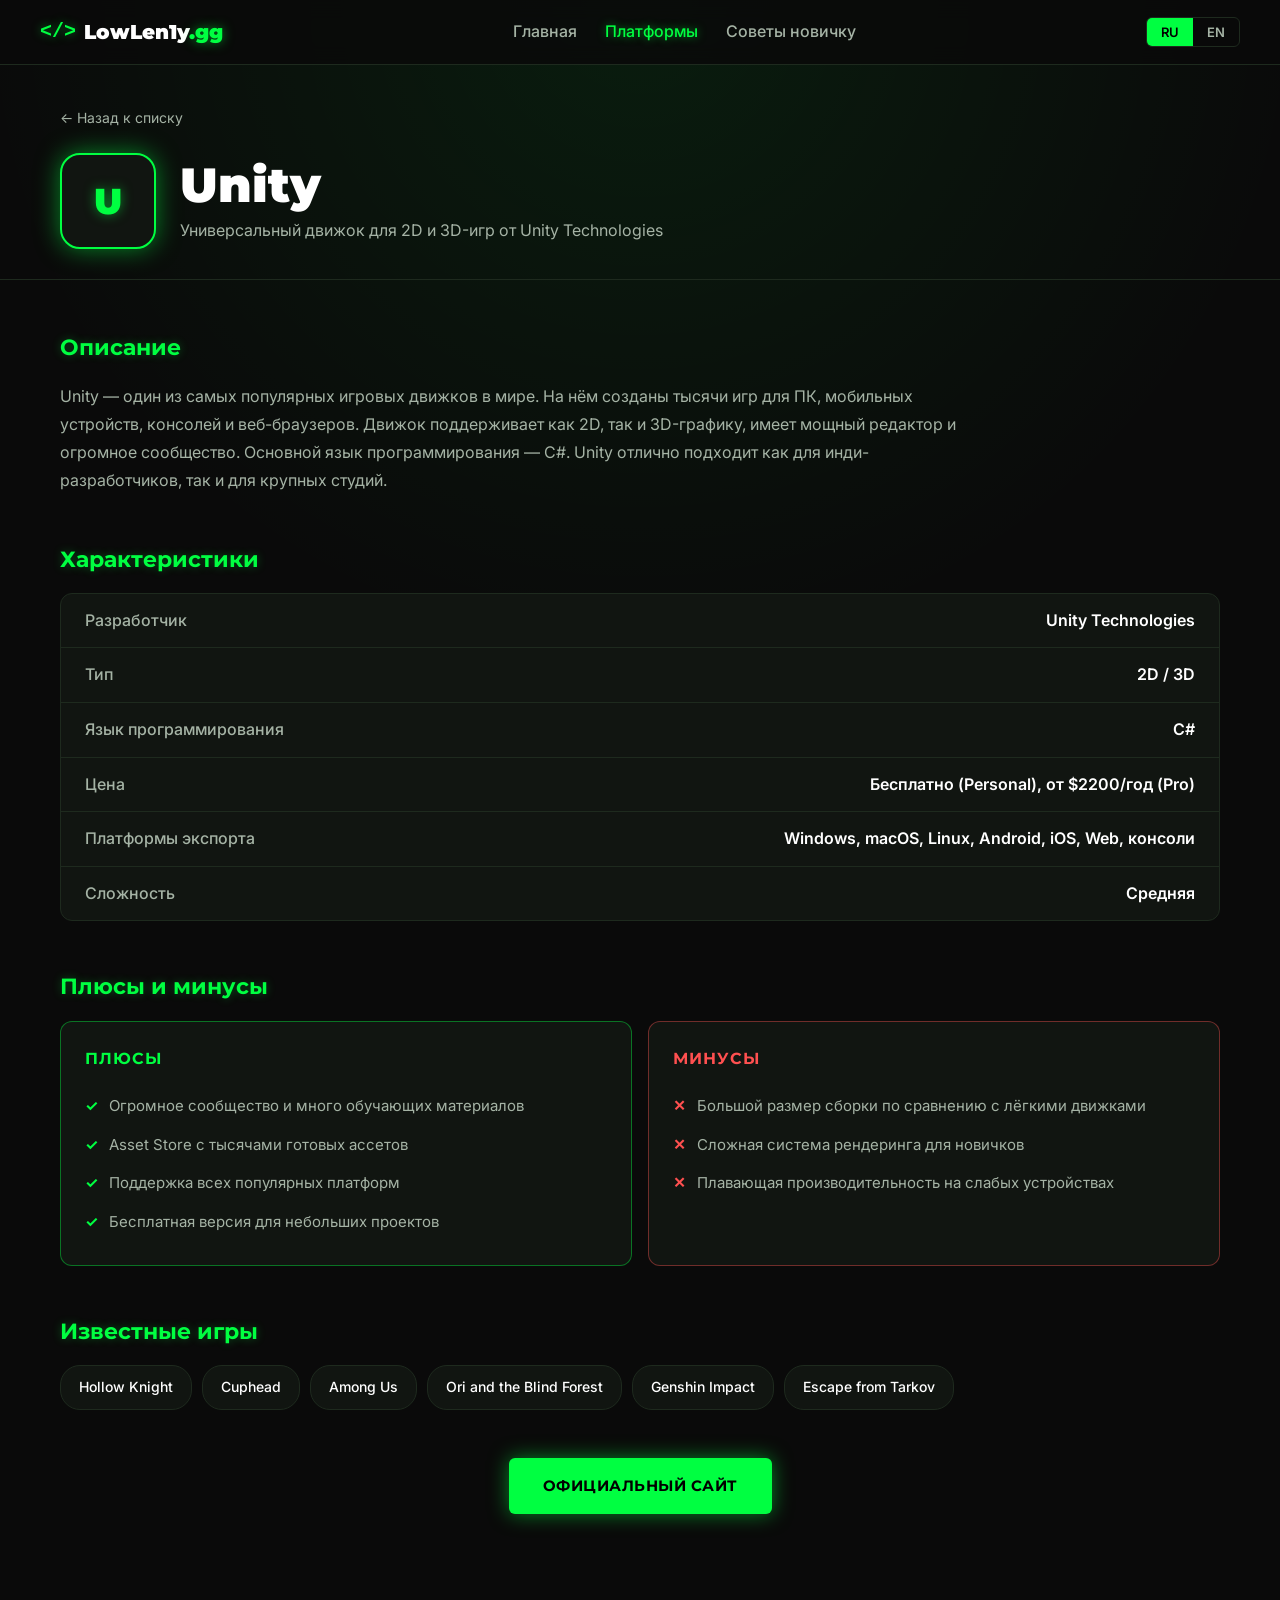
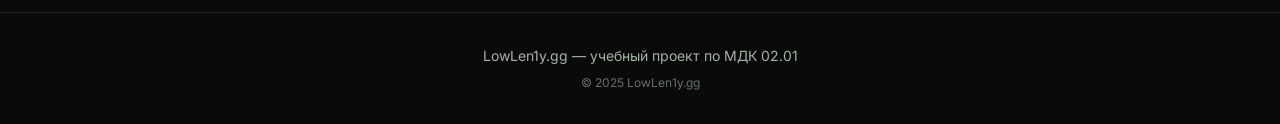
<file: engines/unity.html>
<!DOCTYPE html>
<html lang="ru">
<head>
    <meta charset="UTF-8">
    <meta name="viewport" content="width=device-width, initial-scale=1.0">
    <title>LowLen1y.gg — Unity</title>
    <link rel="stylesheet" href="../css/style.css">
    <link rel="preconnect" href="https://fonts.googleapis.com">
    <link rel="preconnect" href="https://fonts.gstatic.com" crossorigin>
    <link href="https://fonts.googleapis.com/css2?family=Montserrat:wght@700;900&family=Inter:wght@400;500;600&display=swap" rel="stylesheet">
</head>
<body>

<!-- ================= ШАПКА ================= -->
<header class="header">
    <div class="container header__inner">
        <a href="../index.html" class="logo">
            <span class="logo__icon">&lt;/&gt;</span>
            <span class="logo__text">LowLen1y<span class="accent">.gg</span></span>
        </a>

        <nav class="nav">
            <a href="../index.html" class="nav__link" data-i18n="nav.home">Главная</a>
            <a href="../platforms.html" class="nav__link nav__link--active" data-i18n="nav.platforms">Платформы</a>
            <a href="../tips.html" class="nav__link" data-i18n="nav.tips">Советы новичку</a>
        </nav>

        <div class="lang-switch">
            <button class="lang-btn lang-btn--active" data-lang="ru">RU</button>
            <button class="lang-btn" data-lang="en">EN</button>
        </div>
    </div>
</header>

<!-- ================= ЗАГОЛОВОК ДВИЖКА ================= -->
<section class="engine-hero">
    <div class="container">
        <a href="../platforms.html" class="back-link" data-i18n="engine.back">← Назад к списку</a>

        <div class="engine-hero__inner">
            <div class="engine-hero__logo">
                <span>U</span>
            </div>
            <div>
                <h1 class="engine-hero__title">Unity</h1>
                <p class="engine-hero__subtitle" data-i18n="unity.subtitle">
                    Универсальный движок для 2D и 3D-игр от Unity Technologies
                </p>
            </div>
        </div>
    </div>
</section>

<!-- ================= ОСНОВНОЙ КОНТЕНТ ================= -->
<section class="engine-content">
    <div class="container">

        <!-- Описание -->
        <div class="engine-block">
            <h2 class="engine-block__title" data-i18n="engine.about">Описание</h2>
            <p class="engine-block__text" data-i18n="unity.about">
                Unity — один из самых популярных игровых движков в мире. На нём созданы тысячи игр для ПК, мобильных устройств, консолей и веб-браузеров. Движок поддерживает как 2D, так и 3D-графику, имеет мощный редактор и огромное сообщество. Основной язык программирования — C#. Unity отлично подходит как для инди-разработчиков, так и для крупных студий.
            </p>
        </div>

        <!-- Характеристики -->
        <div class="engine-block">
            <h2 class="engine-block__title" data-i18n="engine.specs">Характеристики</h2>
            <div class="specs">
                <div class="specs__row">
                    <span class="specs__key" data-i18n="engine.developer">Разработчик</span>
                    <span class="specs__value">Unity Technologies</span>
                </div>
                <div class="specs__row">
                    <span class="specs__key" data-i18n="engine.type">Тип</span>
                    <span class="specs__value">2D / 3D</span>
                </div>
                <div class="specs__row">
                    <span class="specs__key" data-i18n="engine.language">Язык программирования</span>
                    <span class="specs__value">C#</span>
                </div>
                <div class="specs__row">
                    <span class="specs__key" data-i18n="engine.price">Цена</span>
                    <span class="specs__value" data-i18n="unity.price">Бесплатно (Personal), от $2200/год (Pro)</span>
                </div>
                <div class="specs__row">
                    <span class="specs__key" data-i18n="engine.platforms">Платформы экспорта</span>
                    <span class="specs__value">Windows, macOS, Linux, Android, iOS, Web, консоли</span>
                </div>
                <div class="specs__row">
                    <span class="specs__key" data-i18n="engine.difficulty">Сложность</span>
                    <span class="specs__value" data-i18n="engine.diffMedium">Средняя</span>
                </div>
            </div>
        </div>

        <!-- Плюсы и минусы -->
        <div class="engine-block">
            <h2 class="engine-block__title" data-i18n="engine.proscons">Плюсы и минусы</h2>
            <div class="proscons">
                <div class="proscons__col proscons__col--pros">
                    <h3 data-i18n="engine.pros">Плюсы</h3>
                    <ul>
                        <li data-i18n="unity.pro.1">Огромное сообщество и много обучающих материалов</li>
                        <li data-i18n="unity.pro.2">Asset Store с тысячами готовых ассетов</li>
                        <li data-i18n="unity.pro.3">Поддержка всех популярных платформ</li>
                        <li data-i18n="unity.pro.4">Бесплатная версия для небольших проектов</li>
                    </ul>
                </div>
                <div class="proscons__col proscons__col--cons">
                    <h3 data-i18n="engine.cons">Минусы</h3>
                    <ul>
                        <li data-i18n="unity.con.1">Большой размер сборки по сравнению с лёгкими движками</li>
                        <li data-i18n="unity.con.2">Сложная система рендеринга для новичков</li>
                        <li data-i18n="unity.con.3">Плавающая производительность на слабых устройствах</li>
                    </ul>
                </div>
            </div>
        </div>

        <!-- Примеры игр -->
        <div class="engine-block">
            <h2 class="engine-block__title" data-i18n="engine.games">Известные игры на Unity</h2>
            <div class="games-list">
                <span class="game-tag">Hollow Knight</span>
                <span class="game-tag">Cuphead</span>
                <span class="game-tag">Among Us</span>
                <span class="game-tag">Ori and the Blind Forest</span>
                <span class="game-tag">Genshin Impact</span>
                <span class="game-tag">Escape from Tarkov</span>
            </div>
        </div>

        <!-- Ссылка на офсайт -->
        <div class="engine-block engine-block--center">
            <a href="https://unity.com" target="_blank" rel="noopener" class="btn btn--primary" data-i18n="engine.official">
                Официальный сайт
            </a>
        </div>

    </div>
</section>

<!-- ================= ПОДВАЛ ================= -->
<footer class="footer">
    <div class="container">
        <p data-i18n="footer.text">LowLen1y.gg — учебный проект по МДК 02.01</p>
        <p class="footer__small">© 2025 LowLen1y.gg</p>
    </div>
</footer>

<script src="../js/lang.js"></script>
<script src="../js/main.js"></script>
</body>
</html>
</file>
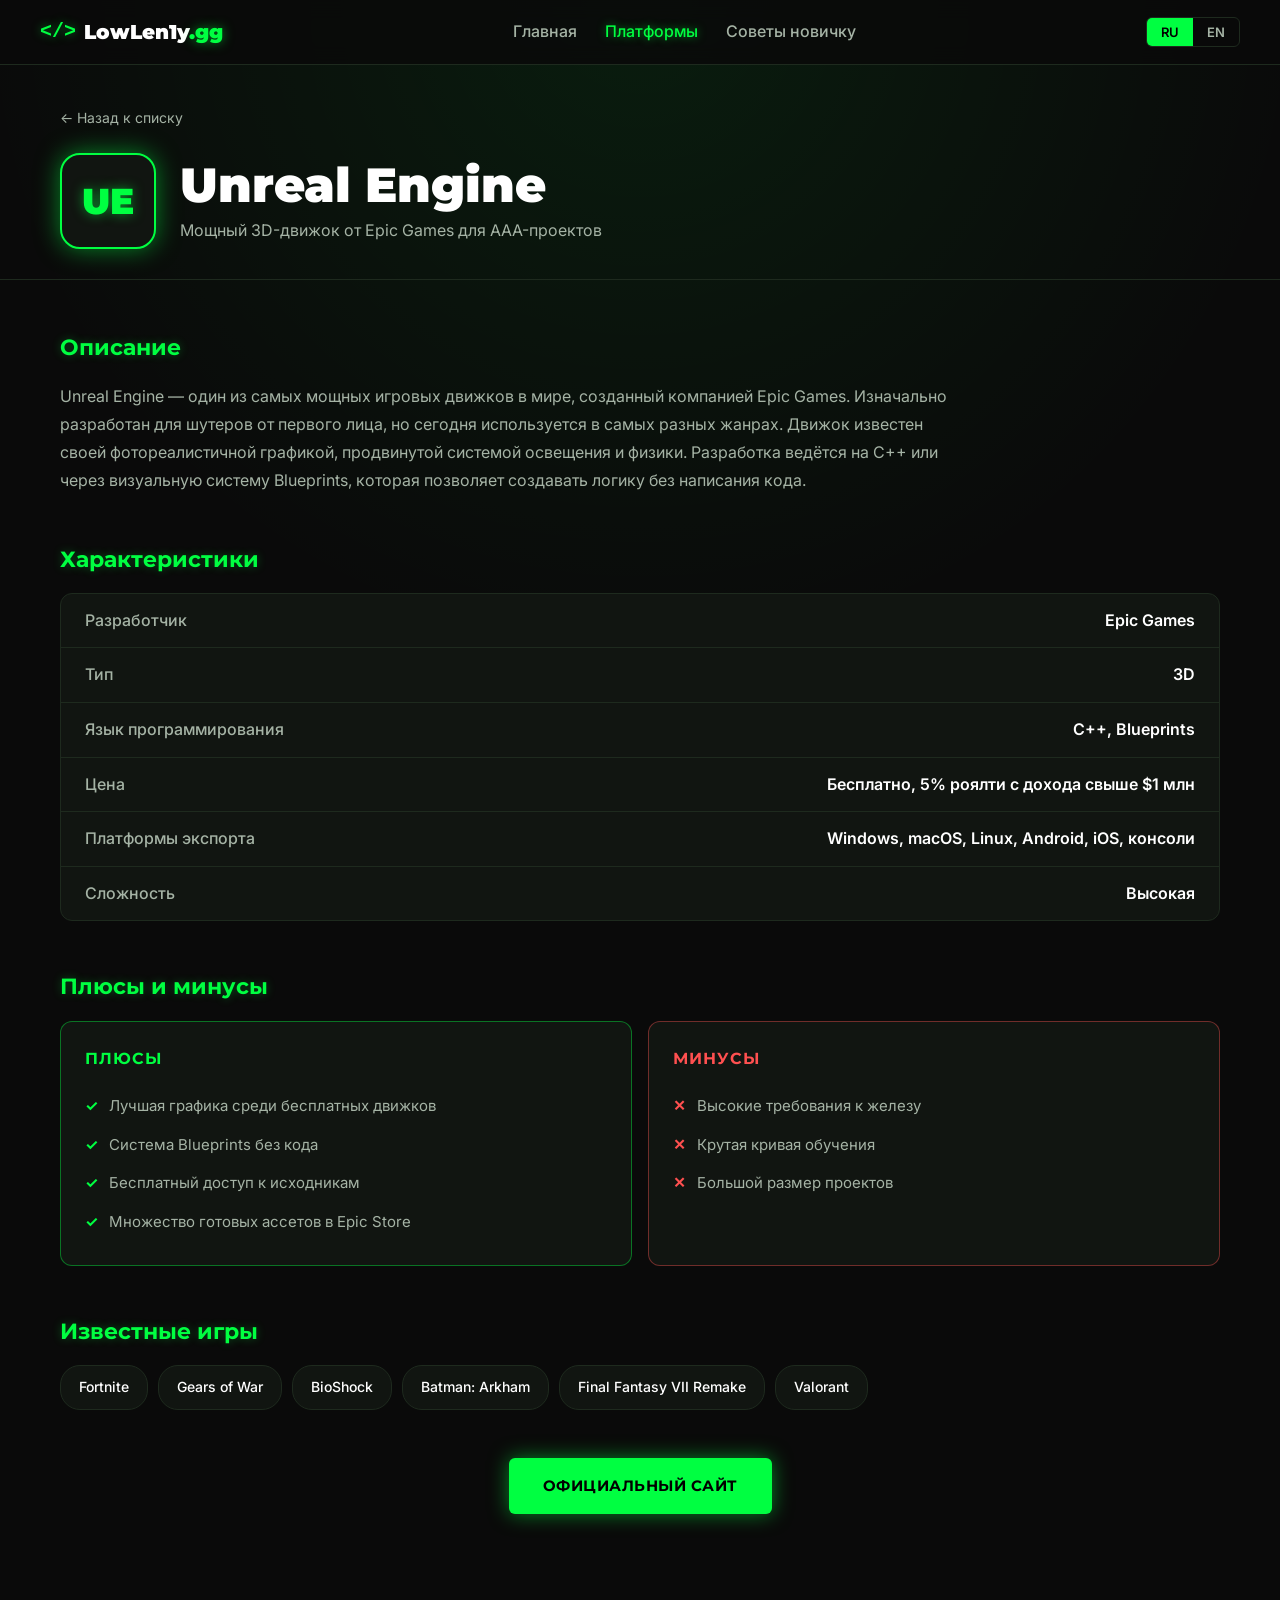
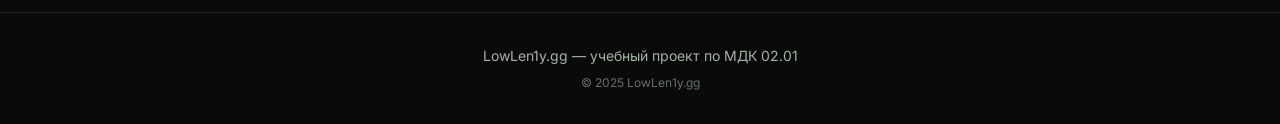
<file: engines/unreal.html>
<!DOCTYPE html>
<html lang="ru">
<head>
    <meta charset="UTF-8">
    <meta name="viewport" content="width=device-width, initial-scale=1.0">
    <title>LowLen1y.gg — Unreal Engine</title>
    <link rel="stylesheet" href="../css/style.css">
    <link rel="preconnect" href="https://fonts.googleapis.com">
    <link rel="preconnect" href="https://fonts.gstatic.com" crossorigin>
    <link href="https://fonts.googleapis.com/css2?family=Montserrat:wght@700;900&family=Inter:wght@400;500;600&display=swap" rel="stylesheet">
</head>
<body>

<header class="header">
    <div class="container header__inner">
        <a href="../index.html" class="logo">
            <span class="logo__icon">&lt;/&gt;</span>
            <span class="logo__text">LowLen1y<span class="accent">.gg</span></span>
        </a>
        <nav class="nav">
            <a href="../index.html" class="nav__link" data-i18n="nav.home">Главная</a>
            <a href="../platforms.html" class="nav__link nav__link--active" data-i18n="nav.platforms">Платформы</a>
            <a href="../tips.html" class="nav__link" data-i18n="nav.tips">Советы новичку</a>
        </nav>
        <div class="lang-switch">
            <button class="lang-btn lang-btn--active" data-lang="ru">RU</button>
            <button class="lang-btn" data-lang="en">EN</button>
        </div>
    </div>
</header>

<section class="engine-hero">
    <div class="container">
        <a href="../platforms.html" class="back-link" data-i18n="engine.back">← Назад к списку</a>
        <div class="engine-hero__inner">
            <div class="engine-hero__logo"><span>UE</span></div>
            <div>
                <h1 class="engine-hero__title">Unreal Engine</h1>
                <p class="engine-hero__subtitle" data-i18n="unreal.subtitle">Мощный 3D-движок от Epic Games для AAA-проектов</p>
            </div>
        </div>
    </div>
</section>

<section class="engine-content">
    <div class="container">

        <div class="engine-block">
            <h2 class="engine-block__title" data-i18n="engine.about">Описание</h2>
            <p class="engine-block__text" data-i18n="unreal.about">
                Unreal Engine — один из самых мощных игровых движков в мире, созданный компанией Epic Games. Изначально разработан для шутеров от первого лица, но сегодня используется в самых разных жанрах. Движок известен своей фотореалистичной графикой, продвинутой системой освещения и физики. Разработка ведётся на C++ или через визуальную систему Blueprints, которая позволяет создавать логику без написания кода.
            </p>
        </div>

        <div class="engine-block">
            <h2 class="engine-block__title" data-i18n="engine.specs">Характеристики</h2>
            <div class="specs">
                <div class="specs__row">
                    <span class="specs__key" data-i18n="engine.developer">Разработчик</span>
                    <span class="specs__value">Epic Games</span>
                </div>
                <div class="specs__row">
                    <span class="specs__key" data-i18n="engine.type">Тип</span>
                    <span class="specs__value">3D</span>
                </div>
                <div class="specs__row">
                    <span class="specs__key" data-i18n="engine.language">Язык программирования</span>
                    <span class="specs__value">C++, Blueprints</span>
                </div>
                <div class="specs__row">
                    <span class="specs__key" data-i18n="engine.price">Цена</span>
                    <span class="specs__value" data-i18n="unreal.price">Бесплатно, 5% роялти с дохода свыше $1 млн</span>
                </div>
                <div class="specs__row">
                    <span class="specs__key" data-i18n="engine.platforms">Платформы экспорта</span>
                    <span class="specs__value">Windows, macOS, Linux, Android, iOS, консоли</span>
                </div>
                <div class="specs__row">
                    <span class="specs__key" data-i18n="engine.difficulty">Сложность</span>
                    <span class="specs__value" data-i18n="engine.diffHard">Высокая</span>
                </div>
            </div>
        </div>

        <div class="engine-block">
            <h2 class="engine-block__title" data-i18n="engine.proscons">Плюсы и минусы</h2>
            <div class="proscons">
                <div class="proscons__col proscons__col--pros">
                    <h3 data-i18n="engine.pros">Плюсы</h3>
                    <ul>
                        <li data-i18n="unreal.pro.1">Лучшая графика среди бесплатных движков</li>
                        <li data-i18n="unreal.pro.2">Система Blueprints без кода</li>
                        <li data-i18n="unreal.pro.3">Бесплатный доступ к исходникам</li>
                        <li data-i18n="unreal.pro.4">Множество готовых ассетов в Epic Store</li>
                    </ul>
                </div>
                <div class="proscons__col proscons__col--cons">
                    <h3 data-i18n="engine.cons">Минусы</h3>
                    <ul>
                        <li data-i18n="unreal.con.1">Высокие требования к железу</li>
                        <li data-i18n="unreal.con.2">Крутая кривая обучения</li>
                        <li data-i18n="unreal.con.3">Большой размер проектов</li>
                    </ul>
                </div>
            </div>
        </div>

        <div class="engine-block">
            <h2 class="engine-block__title" data-i18n="engine.games">Известные игры</h2>
            <div class="games-list">
                <span class="game-tag">Fortnite</span>
                <span class="game-tag">Gears of War</span>
                <span class="game-tag">BioShock</span>
                <span class="game-tag">Batman: Arkham</span>
                <span class="game-tag">Final Fantasy VII Remake</span>
                <span class="game-tag">Valorant</span>
            </div>
        </div>

        <div class="engine-block engine-block--center">
            <a href="https://www.unrealengine.com" target="_blank" rel="noopener" class="btn btn--primary" data-i18n="engine.official">Официальный сайт</a>
        </div>

    </div>
</section>

<footer class="footer">
    <div class="container">
        <p data-i18n="footer.text">LowLen1y.gg — учебный проект по МДК 02.01</p>
        <p class="footer__small">© 2025 LowLen1y.gg</p>
    </div>
</footer>

<script src="../js/lang.js"></script>
<script src="../js/main.js"></script>
</body>
</html>
</file>
<file: css/style.css>
/* ============================================================
   LowLen1y.gg — стили проекта
   Тёмно-зелёная геймерская тема
   ============================================================ */

/* ================= ПЕРЕМЕННЫЕ ТЕМЫ ================= */
:root {
    --bg-dark: #0a0a0a;
    --bg-panel: #111511;
    --bg-panel-2: #161b16;
    --border-dim: #1e2a1e;
    --accent: #00ff41;
    --accent-soft: #00b894;
    --accent-glow: rgba(0, 255, 65, 0.5);
    --text-main: #ffffff;
    --text-muted: #a5b3a5;
    --font-title: 'Montserrat', sans-serif;
    --font-body: 'Inter', sans-serif;
}

/* ================= БАЗОВЫЙ СБРОС ================= */
* {
    margin: 0;
    padding: 0;
    box-sizing: border-box;
}

html {
    scroll-behavior: smooth;
}

body {
    background-color: var(--bg-dark);
    color: var(--text-main);
    font-family: var(--font-body);
    font-size: 16px;
    line-height: 1.6;
    background-image: radial-gradient(circle at 50% 0%, rgba(0, 255, 65, 0.08), transparent 60%);
    background-attachment: fixed;
    min-height: 100vh;
}

a {
    text-decoration: none;
    color: inherit;
}

.container {
    max-width: 1200px;
    margin: 0 auto;
    padding: 0 20px;
}

.accent {
    color: var(--accent);
    text-shadow: 0 0 12px var(--accent-glow);
}

/* ================= ШАПКА ================= */
.header {
    background: rgba(10, 10, 10, 0.85);
    backdrop-filter: blur(10px);
    border-bottom: 1px solid var(--border-dim);
    position: sticky;
    top: 0;
    z-index: 100;
}

.header__inner {
    display: flex;
    align-items: center;
    justify-content: space-between;
    gap: 24px;
    padding: 16px 0;
}

.logo {
    display: flex;
    align-items: center;
    gap: 8px;
    font-family: var(--font-title);
    font-weight: 900;
    font-size: 20px;
}

.logo__icon {
    color: var(--accent);
    font-family: monospace;
    text-shadow: 0 0 10px var(--accent-glow);
}

.nav {
    display: flex;
    gap: 28px;
}

.nav__link {
    color: var(--text-muted);
    font-weight: 500;
    transition: color 0.2s, text-shadow 0.2s;
    position: relative;
}

.nav__link:hover,
.nav__link--active {
    color: var(--accent);
    text-shadow: 0 0 8px var(--accent-glow);
}

/* ================= ПЕРЕКЛЮЧАТЕЛЬ ЯЗЫКА ================= */
.lang-switch {
    display: flex;
    border: 1px solid var(--border-dim);
    border-radius: 6px;
    overflow: hidden;
}

.lang-btn {
    background: transparent;
    border: none;
    color: var(--text-muted);
    padding: 6px 14px;
    cursor: pointer;
    font-family: var(--font-body);
    font-weight: 600;
    font-size: 13px;
    transition: all 0.2s;
}

.lang-btn:hover {
    color: var(--accent);
}

.lang-btn--active {
    background: var(--accent);
    color: #000;
    text-shadow: none;
}

/* ================= ГЛАВНЫЙ ЭКРАН ================= */
.hero {
    padding: 100px 0 80px;
    text-align: center;
}

.hero__title {
    font-family: var(--font-title);
    font-weight: 900;
    font-size: clamp(32px, 6vw, 64px);
    line-height: 1.15;
    margin-bottom: 20px;
    letter-spacing: -1px;
}

.hero__subtitle {
    color: var(--text-muted);
    font-size: 18px;
    max-width: 640px;
    margin: 0 auto 36px;
}

.hero__buttons {
    display: flex;
    gap: 16px;
    justify-content: center;
    flex-wrap: wrap;
}

/* ================= КНОПКИ ================= */
.btn {
    display: inline-block;
    padding: 14px 32px;
    border-radius: 6px;
    font-family: var(--font-title);
    font-weight: 700;
    font-size: 15px;
    letter-spacing: 0.5px;
    text-transform: uppercase;
    cursor: pointer;
    transition: all 0.25s;
    border: 2px solid transparent;
}

.btn--primary {
    background: var(--accent);
    color: #000;
    box-shadow: 0 0 20px var(--accent-glow);
}

.btn--primary:hover {
    box-shadow: 0 0 32px var(--accent-glow), 0 0 60px rgba(0, 255, 65, 0.3);
    transform: translateY(-2px);
}

.btn--outline {
    background: transparent;
    color: var(--accent);
    border-color: var(--accent);
}

.btn--outline:hover {
    background: var(--accent);
    color: #000;
    box-shadow: 0 0 24px var(--accent-glow);
}

/* ================= ЗАГОЛОВКИ СЕКЦИЙ ================= */
.section-title {
    font-family: var(--font-title);
    font-weight: 900;
    font-size: clamp(24px, 4vw, 38px);
    margin-bottom: 12px;
    text-align: center;
}

.section-subtitle {
    color: var(--text-muted);
    text-align: center;
    max-width: 640px;
    margin: 0 auto 48px;
}

/* ================= СЕКЦИЯ С КАРТОЧКАМИ ================= */
.engines {
    padding: 60px 0;
}

.engines__grid {
    display: grid;
    grid-template-columns: repeat(auto-fill, minmax(240px, 1fr));
    gap: 20px;
}

/* ---------- КАРТОЧКА ДВИЖКА ---------- */
.card {
    background: var(--bg-panel);
    border: 1px solid var(--border-dim);
    border-radius: 10px;
    padding: 24px 20px 0;
    text-align: center;
    position: relative;
    overflow: hidden;
    transition: transform 0.3s, border-color 0.3s, box-shadow 0.3s;
    min-height: 220px;
    display: flex;
    flex-direction: column;
    align-items: center;
    cursor: pointer;
}

.card:hover {
    transform: translateY(-6px);
    border-color: var(--accent);
    box-shadow: 0 0 24px rgba(0, 255, 65, 0.25), inset 0 0 12px rgba(0, 255, 65, 0.05);
}

.card__logo {
    width: 72px;
    height: 72px;
    display: flex;
    align-items: center;
    justify-content: center;
    background: var(--bg-panel-2);
    border: 1px solid var(--border-dim);
    border-radius: 50%;
    margin-bottom: 16px;
    transition: border-color 0.3s, box-shadow 0.3s;
}

.card:hover .card__logo {
    border-color: var(--accent);
    box-shadow: 0 0 16px var(--accent-glow);
}

.card__logo-letter {
    font-family: var(--font-title);
    font-weight: 900;
    font-size: 22px;
    color: var(--accent);
    text-shadow: 0 0 10px var(--accent-glow);
}

.card__title {
    font-family: var(--font-title);
    font-weight: 700;
    font-size: 18px;
    color: var(--text-main);
    transition: color 0.3s;
}

.card:hover .card__title {
    color: var(--accent);
}

/* ---------- ВЫЕЗЖАЮЩЕЕ ОПИСАНИЕ ПРИ HOVER ---------- */
.card__hover {
    position: absolute;
    left: 0;
    right: 0;
    bottom: 0;
    background: linear-gradient(180deg, rgba(0, 255, 65, 0.95), rgba(0, 184, 148, 0.95));
    color: #000;
    padding: 16px;
    font-size: 13px;
    line-height: 1.4;
    font-weight: 500;
    transform: translateY(100%);
    opacity: 0;
    transition: transform 0.35s ease, opacity 0.35s ease;
}

.card:hover .card__hover {
    transform: translateY(0);
    opacity: 1;
}

/* ================= ОПРОСНИК ================= */
.quiz {
    padding: 80px 0;
    border-top: 1px solid var(--border-dim);
    margin-top: 60px;
}

.quiz__box {
    background: var(--bg-panel);
    border: 1px solid var(--border-dim);
    border-radius: 14px;
    padding: 40px 32px;
    max-width: 720px;
    margin: 0 auto;
    box-shadow: 0 0 40px rgba(0, 255, 65, 0.08);
}

.quiz__question {
    font-family: var(--font-title);
    font-weight: 700;
    font-size: 20px;
    margin-bottom: 24px;
    text-align: center;
}

.quiz__options {
    display: flex;
    flex-wrap: wrap;
    gap: 12px;
    justify-content: center;
}

.quiz__option {
    background: var(--bg-panel-2);
    border: 1px solid var(--border-dim);
    color: var(--text-main);
    padding: 14px 24px;
    border-radius: 8px;
    cursor: pointer;
    font-family: var(--font-body);
    font-size: 15px;
    font-weight: 500;
    transition: all 0.2s;
}

.quiz__option:hover {
    border-color: var(--accent);
    color: var(--accent);
    box-shadow: 0 0 16px rgba(0, 255, 65, 0.25);
    transform: translateY(-2px);
}

.quiz__result-box {
    text-align: center;
    margin: 20px 0 28px;
}

.quiz__result-box a {
    display: inline-block;
    font-family: var(--font-title);
    font-weight: 700;
    font-size: 22px;
    color: var(--accent);
    text-shadow: 0 0 12px var(--accent-glow);
    margin: 6px 12px;
    transition: transform 0.2s;
}

.quiz__result-box a:hover {
    transform: scale(1.08);
}

#quizRestart {
    display: block;
    margin: 0 auto;
}

/* ================= КАТАЛОГ — ЗАГОЛОВОК ================= */
.catalog-header {
    padding: 60px 0 40px;
}

.catalog-controls {
    padding: 0 0 30px;
}

/* ---------- ПОИСК ---------- */
.search-box {
    position: relative;
    max-width: 480px;
    margin: 0 auto 24px;
}

.search-box__icon {
    position: absolute;
    left: 16px;
    top: 50%;
    transform: translateY(-50%);
    opacity: 0.5;
    font-size: 16px;
}

.search-box__input {
    width: 100%;
    background: var(--bg-panel);
    border: 1px solid var(--border-dim);
    border-radius: 10px;
    padding: 14px 16px 14px 46px;
    color: var(--text-main);
    font-family: var(--font-body);
    font-size: 15px;
    transition: border-color 0.2s, box-shadow 0.2s;
}

.search-box__input:focus {
    outline: none;
    border-color: var(--accent);
    box-shadow: 0 0 16px rgba(0, 255, 65, 0.25);
}

.search-box__input::placeholder {
    color: var(--text-muted);
}

/* ---------- ФИЛЬТРЫ ---------- */
.filters {
    display: flex;
    flex-wrap: wrap;
    gap: 20px 32px;
    justify-content: center;
    margin-bottom: 24px;
}

.filters__group {
    display: flex;
    align-items: center;
    flex-wrap: wrap;
    gap: 8px;
}

.filters__label {
    color: var(--text-muted);
    font-size: 14px;
    font-weight: 500;
}

.filter-btn {
    background: var(--bg-panel);
    border: 1px solid var(--border-dim);
    color: var(--text-muted);
    padding: 8px 16px;
    border-radius: 6px;
    cursor: pointer;
    font-family: var(--font-body);
    font-size: 13px;
    font-weight: 500;
    transition: all 0.2s;
}

.filter-btn:hover {
    color: var(--accent);
    border-color: var(--accent);
}

.filter-btn--active {
    background: var(--accent);
    color: #000;
    border-color: var(--accent);
    box-shadow: 0 0 12px var(--accent-glow);
}

/* ---------- СОРТИРОВКА ---------- */
.sort-box {
    display: flex;
    align-items: center;
    justify-content: center;
    gap: 12px;
    margin-bottom: 16px;
    flex-wrap: wrap;
}

.sort-box__label {
    color: var(--text-muted);
    font-size: 14px;
    font-weight: 500;
}

.sort-box__select {
    background: var(--bg-panel);
    border: 1px solid var(--border-dim);
    color: var(--text-main);
    padding: 10px 14px;
    border-radius: 6px;
    font-family: var(--font-body);
    font-size: 14px;
    cursor: pointer;
    transition: border-color 0.2s;
}

.sort-box__select:focus {
    outline: none;
    border-color: var(--accent);
    box-shadow: 0 0 12px rgba(0, 255, 65, 0.25);
}

.sort-box__select option {
    background: var(--bg-panel-2);
    color: var(--text-main);
}

/* ---------- СЧЁТЧИК ---------- */
.catalog-counter {
    text-align: center;
    color: var(--text-muted);
    font-size: 14px;
    margin-bottom: 8px;
}

.catalog-counter #resultCount {
    color: var(--accent);
    font-weight: 700;
    text-shadow: 0 0 8px var(--accent-glow);
}

/* ---------- СООБЩЕНИЕ "НИЧЕГО НЕ НАЙДЕНО" ---------- */
.catalog-empty {
    text-align: center;
    color: var(--text-muted);
    padding: 60px 20px;
    font-size: 16px;
}

/* ============================================================
   СТРАНИЦА СОВЕТОВ (tips.html)
   ============================================================ */
.tips {
    padding: 20px 0 60px;
}

.tip {
    display: flex;
    gap: 24px;
    background: var(--bg-panel);
    border: 1px solid var(--border-dim);
    border-radius: 12px;
    padding: 28px 32px;
    margin-bottom: 20px;
    transition: border-color 0.3s, box-shadow 0.3s, transform 0.3s;
}

.tip:hover {
    border-color: var(--accent);
    box-shadow: 0 0 24px rgba(0, 255, 65, 0.15);
    transform: translateX(6px);
}

.tip__number {
    font-family: var(--font-title);
    font-weight: 900;
    font-size: 42px;
    color: var(--accent);
    text-shadow: 0 0 16px var(--accent-glow);
    line-height: 1;
    flex-shrink: 0;
}

.tip__title {
    font-family: var(--font-title);
    font-weight: 700;
    font-size: 20px;
    margin-bottom: 10px;
}

.tip__text {
    color: var(--text-muted);
    line-height: 1.7;
}

/* CTA-блок внизу страницы */
.cta {
    padding: 60px 0;
    border-top: 1px solid var(--border-dim);
    text-align: center;
}

/* ============================================================
   СТРАНИЦА ДВИЖКА (engines/*.html)
   ============================================================ */
.engine-hero {
    padding: 40px 0 30px;
    border-bottom: 1px solid var(--border-dim);
}

.back-link {
    display: inline-block;
    color: var(--text-muted);
    font-size: 14px;
    margin-bottom: 24px;
    transition: color 0.2s;
}

.back-link:hover {
    color: var(--accent);
}

.engine-hero__inner {
    display: flex;
    align-items: center;
    gap: 24px;
    flex-wrap: wrap;
}

.engine-hero__logo {
    width: 96px;
    height: 96px;
    display: flex;
    align-items: center;
    justify-content: center;
    background: var(--bg-panel);
    border: 2px solid var(--accent);
    border-radius: 20px;
    box-shadow: 0 0 24px var(--accent-glow);
    font-family: var(--font-title);
    font-weight: 900;
    font-size: 36px;
    color: var(--accent);
    text-shadow: 0 0 12px var(--accent-glow);
    flex-shrink: 0;
}

.engine-hero__title {
    font-family: var(--font-title);
    font-weight: 900;
    font-size: clamp(28px, 5vw, 48px);
    line-height: 1.1;
}

.engine-hero__subtitle {
    color: var(--text-muted);
    font-size: 16px;
    margin-top: 6px;
}

/* ---------- БЛОКИ КОНТЕНТА ---------- */
.engine-content {
    padding: 50px 0;
}

.engine-block {
    margin-bottom: 48px;
}

.engine-block--center {
    text-align: center;
}

.engine-block__title {
    font-family: var(--font-title);
    font-weight: 700;
    font-size: 22px;
    margin-bottom: 16px;
    color: var(--accent);
    text-shadow: 0 0 10px rgba(0, 255, 65, 0.3);
}

.engine-block__text {
    color: var(--text-muted);
    line-height: 1.75;
    font-size: 16px;
    max-width: 900px;
}

/* ---------- ТАБЛИЦА ХАРАКТЕРИСТИК ---------- */
.specs {
    background: var(--bg-panel);
    border: 1px solid var(--border-dim);
    border-radius: 12px;
    overflow: hidden;
}

.specs__row {
    display: flex;
    justify-content: space-between;
    gap: 16px;
    padding: 14px 24px;
    border-bottom: 1px solid var(--border-dim);
}

.specs__row:last-child {
    border-bottom: none;
}

.specs__key {
    color: var(--text-muted);
    font-weight: 500;
}

.specs__value {
    color: var(--text-main);
    font-weight: 600;
    text-align: right;
}

/* ---------- ПЛЮСЫ / МИНУСЫ ---------- */
.proscons {
    display: grid;
    grid-template-columns: 1fr 1fr;
    gap: 16px;
}

.proscons__col {
    background: var(--bg-panel);
    border: 1px solid var(--border-dim);
    border-radius: 12px;
    padding: 24px;
}

.proscons__col h3 {
    font-family: var(--font-title);
    font-weight: 700;
    font-size: 16px;
    margin-bottom: 16px;
    text-transform: uppercase;
    letter-spacing: 1px;
}

.proscons__col--pros {
    border-color: rgba(0, 255, 65, 0.4);
}

.proscons__col--pros h3 {
    color: var(--accent);
}

.proscons__col--cons {
    border-color: rgba(255, 80, 80, 0.4);
}

.proscons__col--cons h3 {
    color: #ff5050;
}

.proscons__col ul {
    list-style: none;
    padding: 0;
}

.proscons__col li {
    color: var(--text-muted);
    padding: 8px 0 8px 24px;
    position: relative;
    line-height: 1.5;
    font-size: 15px;
}

.proscons__col--pros li::before {
    content: "✓";
    position: absolute;
    left: 0;
    color: var(--accent);
    font-weight: 700;
}

.proscons__col--cons li::before {
    content: "✕";
    position: absolute;
    left: 0;
    color: #ff5050;
    font-weight: 700;
}

/* ---------- ТЕГИ ИГР ---------- */
.games-list {
    display: flex;
    flex-wrap: wrap;
    gap: 10px;
}

.game-tag {
    background: var(--bg-panel);
    border: 1px solid var(--border-dim);
    color: var(--text-main);
    padding: 10px 18px;
    border-radius: 20px;
    font-size: 14px;
    font-weight: 500;
    transition: all 0.2s;
}

.game-tag:hover {
    border-color: var(--accent);
    color: var(--accent);
    box-shadow: 0 0 12px rgba(0, 255, 65, 0.25);
}

/* ================= ПОДВАЛ ================= */
.footer {
    border-top: 1px solid var(--border-dim);
    padding: 32px 0;
    text-align: center;
    color: var(--text-muted);
    font-size: 14px;
}

.footer__small {
    margin-top: 6px;
    opacity: 0.6;
    font-size: 12px;
}

/* ============================================================
   АДАПТИВНОСТЬ
   ============================================================ */
@media (max-width: 768px) {
    .header__inner {
        flex-wrap: wrap;
        gap: 12px;
    }

    .nav {
        order: 3;
        width: 100%;
        justify-content: center;
        gap: 20px;
    }

    .nav__link {
        font-size: 14px;
    }

    .hero {
        padding: 60px 0 40px;
    }

    .engines__grid {
        grid-template-columns: repeat(auto-fill, minmax(160px, 1fr));
        gap: 14px;
    }

    .card {
        min-height: 190px;
        padding: 18px 14px 0;
    }

    .card__logo {
        width: 56px;
        height: 56px;
    }

    .quiz__box {
        padding: 28px 20px;
    }

    .quiz__option {
        width: 100%;
    }

    /* Каталог */
    .filters {
        flex-direction: column;
        align-items: stretch;
        gap: 12px;
    }

    .filters__group {
        justify-content: center;
    }

    .filter-btn {
        padding: 8px 12px;
        font-size: 12px;
    }

    .sort-box {
        flex-direction: column;
        align-items: stretch;
    }

    .sort-box__select {
        width: 100%;
    }

    /* Советы */
    .tip {
        flex-direction: column;
        gap: 12px;
        padding: 22px;
    }

    .tip__number {
        font-size: 32px;
    }

    .tip:hover {
        transform: none;
    }

    /* Страница движка */
    .engine-hero__logo {
        width: 72px;
        height: 72px;
        font-size: 28px;
    }

    .proscons {
        grid-template-columns: 1fr;
    }

    .specs__row {
        flex-direction: column;
        gap: 4px;
        padding: 12px 18px;
    }

    .specs__value {
        text-align: left;
    }
}

@media (max-width: 480px) {
    .engines__grid {
        grid-template-columns: 1fr 1fr;
    }

    .hero__buttons {
        flex-direction: column;
        align-items: stretch;
    }

    .btn {
        width: 100%;
        text-align: center;
    }
}
</file>
